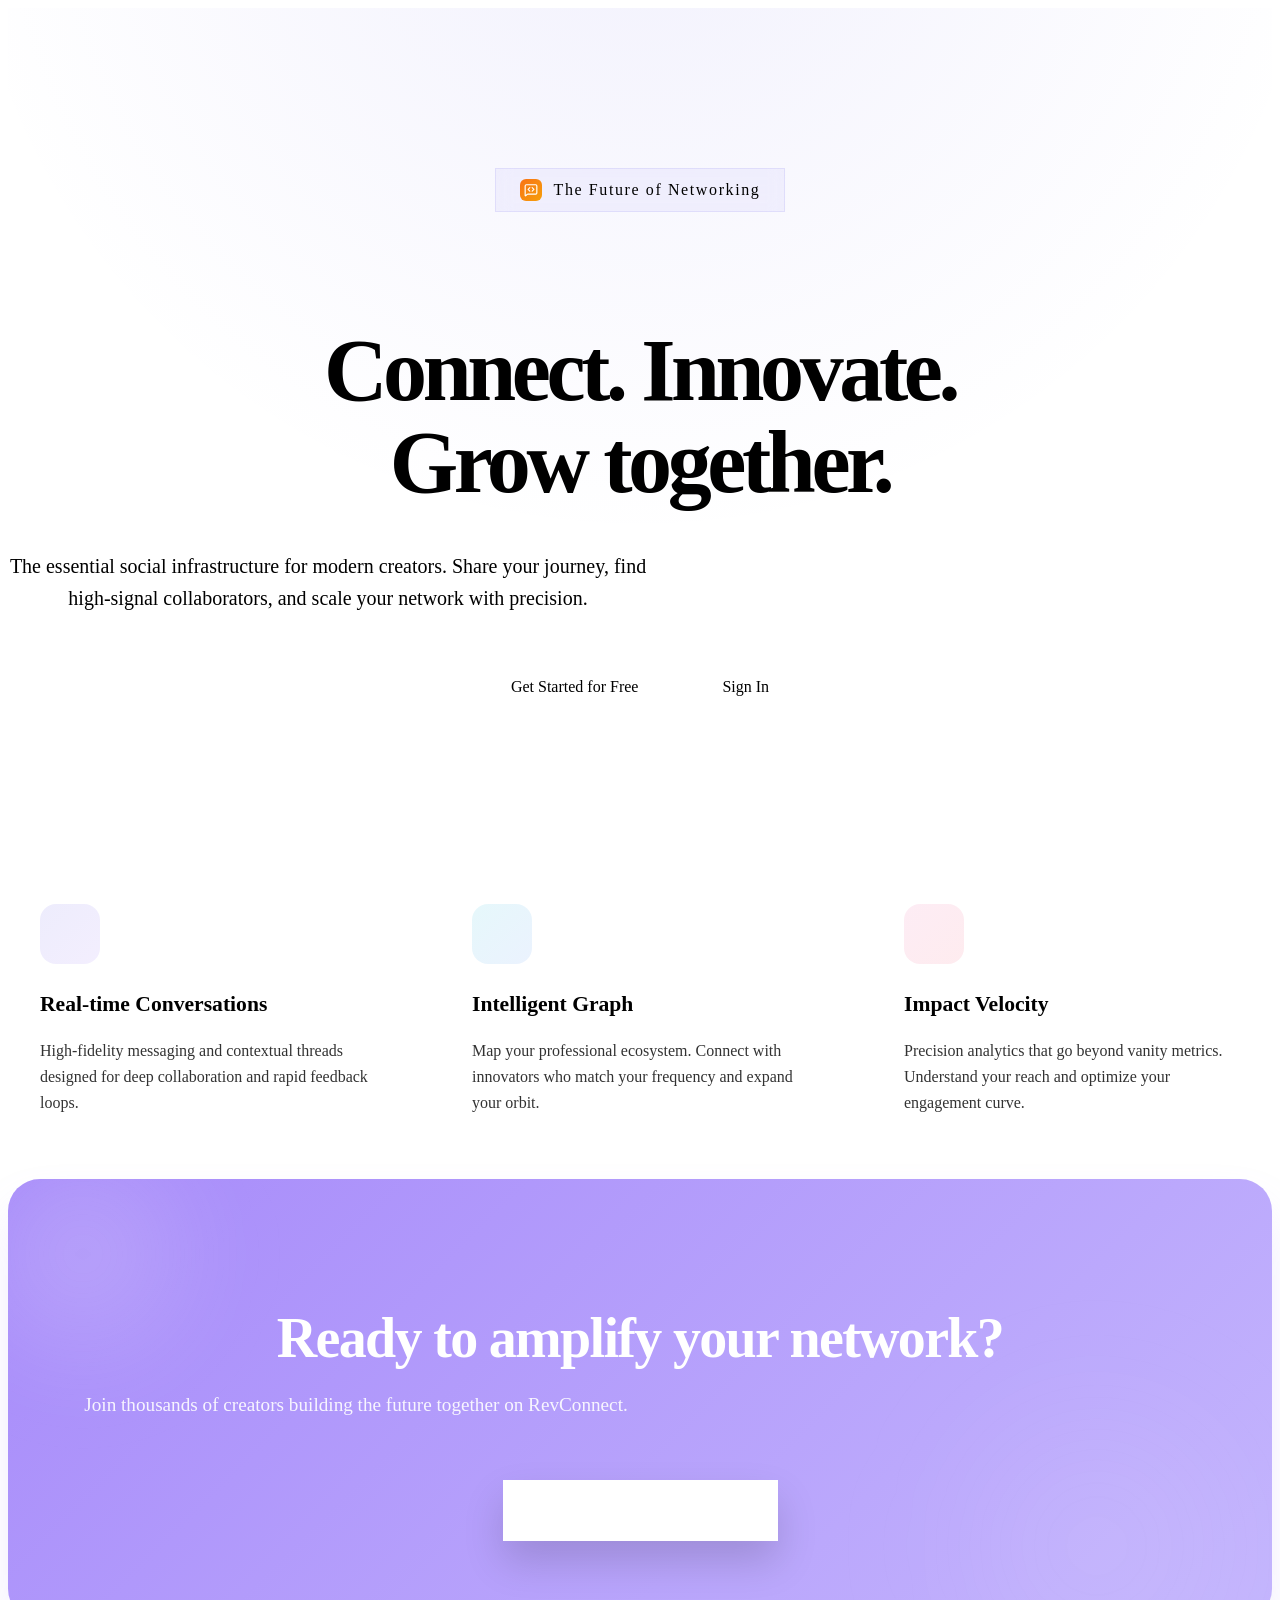
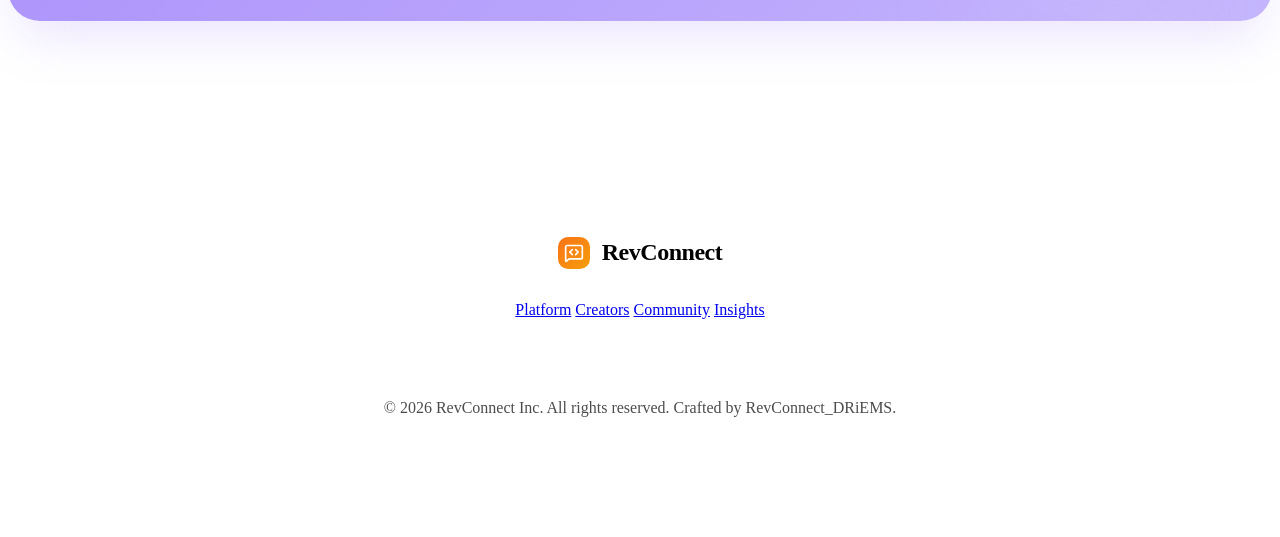
<file: P2_Revconnect/src/main/resources/templates/index.html>
<!DOCTYPE html>
<html lang="en" xmlns:th="http://www.thymeleaf.org" th:replace="~{layout :: layout(layout_content=~{::section})}">

<head>
    <title>RevConnect — The Networking Layer for Modern Creators</title>
</head>

<body>
    <section>
        <!-- Hero Section: Mesh Gradient & High Impact -->
        <div class="hero-section"
            style="padding: 160px 0 120px; text-align: center; position: relative; overflow: hidden; background: radial-gradient(circle at 50% -20%, rgba(79, 70, 229, 0.08) 0%, transparent 60%);">
            <div class="container">
                <div class="fade-in-up"
                    style="margin-bottom: 2.5rem; display: inline-flex; align-items: center; gap: 0.75rem; padding: 0.625rem 1.5rem; background: rgba(79, 70, 229, 0.05); border-radius: var(--radius-full); border: 1px solid rgba(79, 70, 229, 0.1); backdrop-filter: blur(8px);">
                    <div
                        style="background: linear-gradient(135deg, #f97316, #f59e0b); padding: 4px; border-radius: 6px; display: flex; align-items: center; justify-content: center;">
                        <svg xmlns="http://www.w3.org/2000/svg" width="14" height="14" viewBox="0 0 24 24" fill="none"
                            stroke="white" stroke-width="2" stroke-linecap="round" stroke-linejoin="round"
                            class="lucide lucide-message-square-code-icon lucide-message-square-code">
                            <path
                                d="M22 17a2 2 0 0 1-2 2H6.828a2 2 0 0 0-1.414.586l-2.202 2.202A.71.71 0 0 1 2 21.286V5a2 2 0 0 1 2-2h16a2 2 0 0 1 2 2z" />
                            <path d="m10 8-3 3 3 3" />
                            <path d="m14 14 3-3-3-3" />
                        </svg>
                    </div>
                    <span class="text-xs font-bold uppercase tracking-widest"
                        style="color: var(--primary); letter-spacing: 0.1em;">The Future of Networking</span>
                </div>

                <h1 class="fade-in-up"
                    style="font-size: clamp(3rem, 8vw, 5.5rem); font-weight: 800; line-height: 1.05; margin-bottom: 2.5rem; letter-spacing: -0.05em; color: var(--text-main);">
                    Connect. <span class="text-gradient"
                        style="background: linear-gradient(to right, var(--primary), var(--primary-alt)); -webkit-background-clip: text; background-clip: text;">Innovate.</span>
                    <br />
                    Grow together.
                </h1>

                <p class="text-lg text-secondary mx-auto fade-in-up"
                    style="max-width: 640px; margin-bottom: 4rem; font-size: 1.25rem; line-height: 1.6; opacity: 0.8;">
                    The essential social infrastructure for modern creators. Share your journey,
                    find high-signal collaborators, and scale your network with precision.
                </p>

                <div class="flex justify-center gap-5 fade-in-up">
                    <a th:href="@{/register}" class="btn btn-primary"
                        style="padding: 1rem 2.5rem; font-size: 1rem; border-radius: var(--radius-md);">
                        Get Started for Free
                        <i data-lucide="arrow-right" style="width: 18px;"></i>
                    </a>
                    <a th:href="@{/login}" class="btn btn-outline"
                        style="padding: 1rem 2.5rem; font-size: 1rem; border-radius: var(--radius-md);">
                        Sign In
                    </a>
                </div>
            </div>

            <!-- Enhanced Abstract Background Decorations -->
            <div class="hero-decoration"
                style="position: absolute; top: -10%; left: -10%; width: 600px; height: 600px; background: radial-gradient(circle, var(--primary) 0%, transparent 70%); opacity: 0.15; filter: blur(80px); z-index: -1;">
            </div>
            <div class="hero-decoration"
                style="position: absolute; bottom: -10%; right: -10%; width: 700px; height: 700px; background: radial-gradient(circle, var(--primary-alt) 0%, transparent 70%); opacity: 0.1; filter: blur(100px); z-index: -1;">
            </div>
        </div>

        <!-- Features Matrix: Sophisticated Cards -->
        <div class="container" style="padding: 40px 0 120px;">
            <div style="display: grid; grid-template-columns: repeat(auto-fit, minmax(320px, 1fr)); gap: 2rem;">
                <!-- Feature 1 -->
                <div class="card premium-card"
                    style="padding: 3rem 2rem; border-radius: var(--radius-xl); border: 1px solid var(--border-color); background: var(--bg-surface); position: relative; transition: all 0.4s cubic-bezier(0.175, 0.885, 0.32, 1.275);">
                    <div
                        style="width: 60px; height: 60px; background: linear-gradient(135deg, rgba(79, 70, 229, 0.1), rgba(139, 92, 246, 0.1)); border-radius: 16px; display: flex; align-items: center; justify-content: center; margin-bottom: 1.75rem;">
                        <i data-lucide="message-circle" style="width: 28px; color: var(--primary);"></i>
                    </div>
                    <h3 class="mb-3" style="font-size: 1.35rem; font-weight: 700;">Real-time Conversations</h3>
                    <p class="text-secondary" style="font-size: 1rem; line-height: 1.6; opacity: 0.8;">
                        High-fidelity messaging and contextual threads designed for deep collaboration and rapid
                        feedback loops.
                    </p>
                </div>

                <!-- Feature 2 -->
                <div class="card premium-card"
                    style="padding: 3rem 2rem; border-radius: var(--radius-xl); border: 1px solid var(--border-color); background: var(--bg-surface); position: relative; transition: all 0.4s cubic-bezier(0.175, 0.885, 0.32, 1.275);">
                    <div
                        style="width: 60px; height: 60px; background: linear-gradient(135deg, rgba(6, 182, 212, 0.1), rgba(59, 130, 246, 0.1)); border-radius: 16px; display: flex; align-items: center; justify-content: center; margin-bottom: 1.75rem;">
                        <i data-lucide="network" style="width: 28px; color: var(--accent);"></i>
                    </div>
                    <h3 class="mb-3" style="font-size: 1.35rem; font-weight: 700;">Intelligent Graph</h3>
                    <p class="text-secondary" style="font-size: 1rem; line-height: 1.6; opacity: 0.8;">
                        Map your professional ecosystem. Connect with innovators who match your frequency and expand
                        your orbit.
                    </p>
                </div>

                <!-- Feature 3 -->
                <div class="card premium-card"
                    style="padding: 3rem 2rem; border-radius: var(--radius-xl); border: 1px solid var(--border-color); background: var(--bg-surface); position: relative; transition: all 0.4s cubic-bezier(0.175, 0.885, 0.32, 1.275);">
                    <div
                        style="width: 60px; height: 60px; background: linear-gradient(135deg, rgba(236, 72, 153, 0.1), rgba(244, 63, 94, 0.1)); border-radius: 16px; display: flex; align-items: center; justify-content: center; margin-bottom: 1.75rem;">
                        <i data-lucide="zap" style="width: 28px; color: #EC4899;"></i>
                    </div>
                    <h3 class="mb-3" style="font-size: 1.35rem; font-weight: 700;">Impact Velocity</h3>
                    <p class="text-secondary" style="font-size: 1rem; line-height: 1.6; opacity: 0.8;">
                        Precision analytics that go beyond vanity metrics. Understand your reach and optimize your
                        engagement curve.
                    </p>
                </div>
            </div>

            <!-- Call to Action Banner: Premium Finish -->
            <div class="mt-24"
                style="background: linear-gradient(135deg, #A78BFA 0%, #C4B5FD 100%); border-radius: 32px; padding: 5rem 3rem; text-align: center; color: white; position: relative; overflow: hidden; box-shadow: 0 25px 50px -12px rgba(167, 139, 250, 0.25);">
                <div style="position: relative; z-index: 10;">
                    <h2
                        style="font-size: clamp(2rem, 5vw, 3.5rem); font-weight: 800; margin-bottom: 1.5rem; letter-spacing: -0.03em; color: white;">
                        Ready to amplify your network?</h2>
                    <p class="mx-auto"
                        style="font-size: 1.2rem; opacity: 0.9; margin-bottom: 4rem; max-width: 600px; font-weight: 400;">
                        Join thousands of creators building the future together on RevConnect.
                    </p>
                    <a th:href="@{/register}" class="btn mt-4"
                        style="background: white; color: var(--primary); font-weight: 700; padding: 1.25rem 3.5rem; border-radius: var(--radius-md); box-shadow: 0 20px 40px rgba(0,0,0,0.15); font-size: 1.125rem; display: inline-block;">
                        Get Started Instantly
                    </a>
                </div>

                <!-- Inner Decorative Orbs -->
                <div
                    style="position: absolute; top: -100px; left: -100px; width: 350px; height: 350px; background: radial-gradient(circle, rgba(255,255,255,0.2) 0%, transparent 60%); border-radius: 50%; filter: blur(40px);">
                </div>
                <div
                    style="position: absolute; bottom: -150px; right: -50px; width: 450px; height: 450px; background: radial-gradient(circle, rgba(255,255,255,0.1) 0%, transparent 60%); border-radius: 50%; filter: blur(60px);">
                </div>
            </div>
        </div>

        <!-- Footer: Clean & Professional -->
        <footer style="padding: 6rem 0; background: var(--bg-surface); border-top: 1px solid var(--border-color);">
            <div class="container">
                <div style="display: flex; flex-direction: column; align-items: center; gap: 2rem;">
                    <div style="display: flex; align-items: center; gap: 0.75rem;">
                        <div
                            style="background: linear-gradient(135deg, #f97316, #f59e0b); padding: 6px; border-radius: 10px; display: flex; align-items: center; justify-content: center;">
                            <svg xmlns="http://www.w3.org/2000/svg" width="20" height="20" viewBox="0 0 24 24"
                                fill="none" stroke="white" stroke-width="2" stroke-linecap="round"
                                stroke-linejoin="round"
                                class="lucide lucide-message-square-code-icon lucide-message-square-code">
                                <path
                                    d="M22 17a2 2 0 0 1-2 2H6.828a2 2 0 0 0-1.414.586l-2.202 2.202A.71.71 0 0 1 2 21.286V5a2 2 0 0 1 2-2h16a2 2 0 0 1 2 2z" />
                                <path d="m10 8-3 3 3 3" />
                                <path d="m14 14 3-3-3-3" />
                            </svg>
                        </div>
                        <span style="font-size: 1.5rem; font-weight: 800; letter-spacing: -0.02em;">RevConnect</span>
                    </div>

                    <div class="flex justify-center gap-10" style="flex-wrap: wrap;">
                        <a href="#"
                            class="text-sm font-medium text-muted hover:text-primary transition-colors">Platform</a>
                        <a href="#"
                            class="text-sm font-medium text-muted hover:text-primary transition-colors">Creators</a>
                        <a href="#"
                            class="text-sm font-medium text-muted hover:text-primary transition-colors">Community</a>
                        <a href="#"
                            class="text-sm font-medium text-muted hover:text-primary transition-colors">Insights</a>
                    </div>

                    <div
                        style="padding-top: 2rem; border-top: 1px solid var(--border-light); width: 100%; max-width: 600px; text-align: center;">
                        <p class="text-xs text-muted" style="opacity: 0.7;">&copy; 2026 RevConnect Inc. All rights
                            reserved. Crafted by RevConnect_DRiEMS.</p>
                    </div>
                </div>
            </div>
        </footer>

        <style>
            /* Override: Show spreading light border on home page */
            body.theme-premium::after {
                background: none !important;
                border: 2px solid rgba(196, 181, 253, 0);
                border-radius: 8px;
                animation: spreadingLightPulse 4s cubic-bezier(0.4, 0, 0.2, 1) infinite alternate;
            }

            .premium-card:hover {
                transform: translateY(-8px);
                box-shadow: 0 30px 60px -15px rgba(0, 0, 0, 0.1);
                border-color: rgba(79, 70, 229, 0.2);
            }

            .fade-in-up {
                animation: fadeInUp 0.8s cubic-bezier(0.25, 0.46, 0.45, 0.94) both;
            }

            @keyframes fadeInUp {
                from {
                    opacity: 0;
                    transform: translateY(30px);
                }

                to {
                    opacity: 1;
                    transform: translateY(0);
                }
            }

            .fade-in-up:nth-child(1) {
                animation-delay: 0.1s;
            }

            .fade-in-up:nth-child(2) {
                animation-delay: 0.2s;
            }

            .fade-in-up:nth-child(3) {
                animation-delay: 0.3s;
            }

            .fade-in-up:nth-child(4) {
                animation-delay: 0.4s;
            }
        </style>

        <script>
            // Advanced Parallax Interaction
            document.addEventListener('mousemove', (e) => {
                const elements = document.querySelectorAll('.hero-decoration');
                const { clientX, clientY } = e;
                const centerX = window.innerWidth / 2;
                const centerY = window.innerHeight / 2;

                elements.forEach((el, i) => {
                    const ratio = (i + 1) * 0.03;
                    const moveX = (clientX - centerX) * ratio;
                    const moveY = (clientY - centerY) * ratio;
                    el.style.transform = `translate(${moveX}px, ${moveY}px)`;
                });
            });
        </script>
    </section>
</body>

</html>
</file>
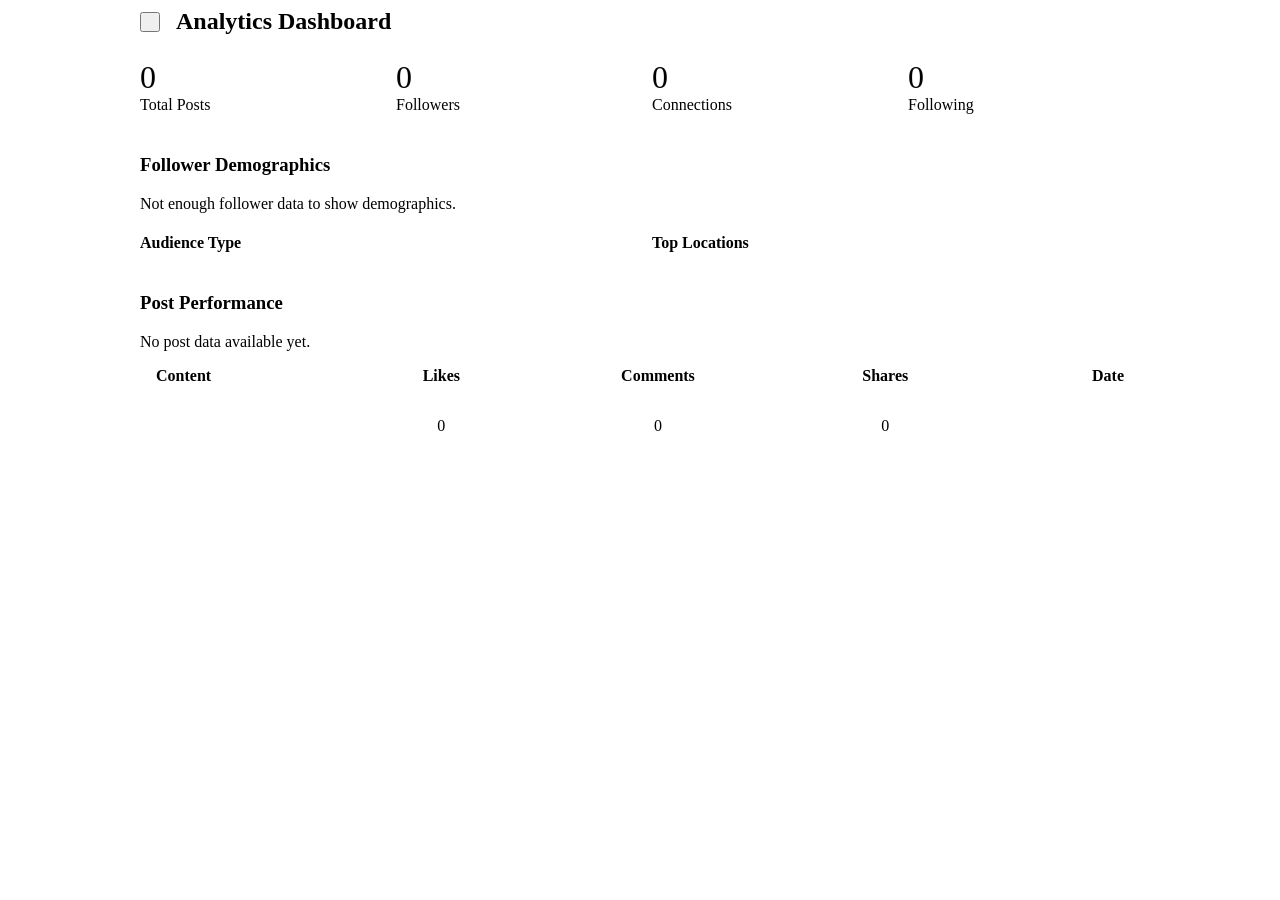
<file: P2_Revconnect/src/main/resources/templates/analytics.html>
<!DOCTYPE html>
<html lang="en" xmlns:th="http://www.thymeleaf.org" xmlns:sec="http://www.thymeleaf.org/extras/spring-security"
    th:replace="~{layout :: layout(layout_content=~{::section})}">

<head>
    <title>Analytics — RevConnect</title>
</head>

<body>
    <section>
        <div class="container main-content" style="grid-template-columns: 1fr;">
            <div style="max-width: 1000px; margin: 0 auto; width: 100%;">
                <div style="margin-bottom: 1.5rem; display: flex; align-items: center; gap: 1rem;">
                    <button onclick="history.back()" class="btn btn-ghost btn-sm" style="padding: 0.5rem;"
                        title="Go Back">
                        <i data-lucide="arrow-left" style="width: 20px;"></i>
                    </button>
                    <h1 style="font-size: 1.5rem; margin: 0;">Analytics Dashboard</h1>
                </div>
                <!-- Account Metrics Cards -->
                <div
                    style="display: grid; grid-template-columns: repeat(auto-fit, minmax(200px, 1fr)); gap: 1.5rem; margin-bottom: 2.5rem;">
                    <div class="card text-center" style="border-top: 3px solid var(--primary);">
                        <div class="stat-value text-primary" style="font-size: 2rem;"
                            th:text="${metrics['totalPosts']}">0</div>
                        <div class="stat-label">Total Posts</div>
                    </div>
                    <div class="card text-center" style="border-top: 3px solid var(--secondary);">
                        <div class="stat-value text-secondary" style="font-size: 2rem;"
                            th:text="${metrics['totalFollowers']}">0</div>
                        <div class="stat-label">Followers</div>
                    </div>
                    <div class="card text-center" style="border-top: 3px solid var(--accent);">
                        <div class="stat-value" style="font-size: 2rem; color: var(--accent);"
                            th:text="${metrics['totalConnections']}">0</div>
                        <div class="stat-label">Connections</div>
                    </div>
                    <div class="card text-center" style="border-top: 3px solid var(--info);">
                        <div class="stat-value text-info" style="font-size: 2rem;"
                            th:text="${metrics['totalFollowing']}">0</div>
                        <div class="stat-label">Following</div>
                    </div>
                </div>

                <!-- Follower Demographics (Creators & Businesses) -->
                <div th:if="${currentUser.role.name() != 'PERSONAL' and demographics != null}" class="card mb-8">
                    <h3 class="mb-4">Follower Demographics <span class="badge ml-2 text-white"
                            style="background: var(--primary);"
                            th:text="${demographics.totalFollowers} + ' Total'"></span></h3>

                    <div th:if="${demographics.totalFollowers == 0}" class="text-center py-6 text-muted">
                        Not enough follower data to show demographics.
                    </div>

                    <div th:if="${demographics.totalFollowers > 0}"
                        style="display: grid; grid-template-columns: repeat(auto-fit, minmax(280px, 1fr)); gap: 1.5rem;">
                        <!-- Role Distribution -->
                        <div>
                            <h4 class="font-bold text-sm text-secondary mb-3">Audience Type</h4>
                            <div class="flex flex-direction-column gap-2">
                                <div th:each="entry : ${demographics.roleDistribution}"
                                    class="flex items-center justify-between text-sm p-2"
                                    style="background: var(--bg-body); border-radius: 4px;">
                                    <span class="font-bold" th:text="${entry.key}"></span>
                                    <div class="flex items-center gap-2">
                                        <span th:text="${entry.value}"></span>
                                        <span class="text-xs text-muted"
                                            th:text="'(' + ${#numbers.formatDecimal((entry.value * 100.0) / demographics.totalFollowers, 1, 1)} + '%)'"></span>
                                    </div>
                                </div>
                            </div>
                        </div>

                        <!-- Top Locations -->
                        <div>
                            <h4 class="font-bold text-sm text-secondary mb-3">Top Locations</h4>
                            <div class="flex flex-direction-column gap-2">
                                <div th:each="entry : ${demographics.locationDistribution}"
                                    class="flex items-center justify-between text-sm p-2"
                                    style="background: var(--bg-body); border-radius: 4px;">
                                    <span class="font-bold" th:text="${entry.key}"></span>
                                    <div class="flex items-center gap-2">
                                        <span th:text="${entry.value}"></span>
                                        <span class="text-xs text-muted"
                                            th:text="'(' + ${#numbers.formatDecimal((entry.value * 100.0) / demographics.totalFollowers, 1, 1)} + '%)'"></span>
                                    </div>
                                </div>
                            </div>
                        </div>
                    </div>
                </div>

                <!-- Post Performance Table -->
                <div class="card">
                    <h3 class="mb-4">Post Performance</h3>
                    <div th:if="${postAnalytics.empty}" class="text-center py-8 text-muted">
                        No post data available yet.
                    </div>

                    <div style="overflow-x: auto;" th:if="${!postAnalytics.empty}">
                        <table style="width: 100%; border-collapse: collapse;">
                            <thead>
                                <tr style="border-bottom: 1px solid var(--border-color);">
                                    <th style="padding: 1rem; text-align: left;" class="widget-title">Content</th>
                                    <th style="padding: 1rem; text-align: center;" class="widget-title">Likes</th>
                                    <th style="padding: 1rem; text-align: center;" class="widget-title">Comments</th>
                                    <th style="padding: 1rem; text-align: center;" class="widget-title">Shares</th>
                                    <th style="padding: 1rem; text-align: right;" class="widget-title">Date</th>
                                </tr>
                            </thead>
                            <tbody>
                                <tr th:each="pa : ${postAnalytics}"
                                    style="border-bottom: 1px solid var(--border-color);">
                                    <td style="padding: 1rem;">
                                        <a th:href="@{'/posts/' + ${pa['postId']}}"
                                            th:text="${pa['content'].length() > 60 ? pa['content'].substring(0,60) + '...' : pa['content']}"
                                            class="font-bold hover:text-primary text-sm"></a>
                                    </td>
                                    <td style="padding: 1rem; text-align: center;" class="text-sm font-bold"
                                        th:text="${pa['likes']}">0</td>
                                    <td style="padding: 1rem; text-align: center;" class="text-sm font-bold"
                                        th:text="${pa['comments']}">0</td>
                                    <td style="padding: 1rem; text-align: center;" class="text-sm font-bold"
                                        th:text="${pa['shares']}">0</td>
                                    <td style="padding: 1rem; text-align: right;" class="text-xs text-muted"
                                        th:text="${#temporals.format(pa['createdAt'],'dd MMM yyyy')}"></td>
                                </tr>
                            </tbody>
                        </table>
                    </div>
                </div>
            </div>
        </div>
    </section>
</body>

</html>
</file>
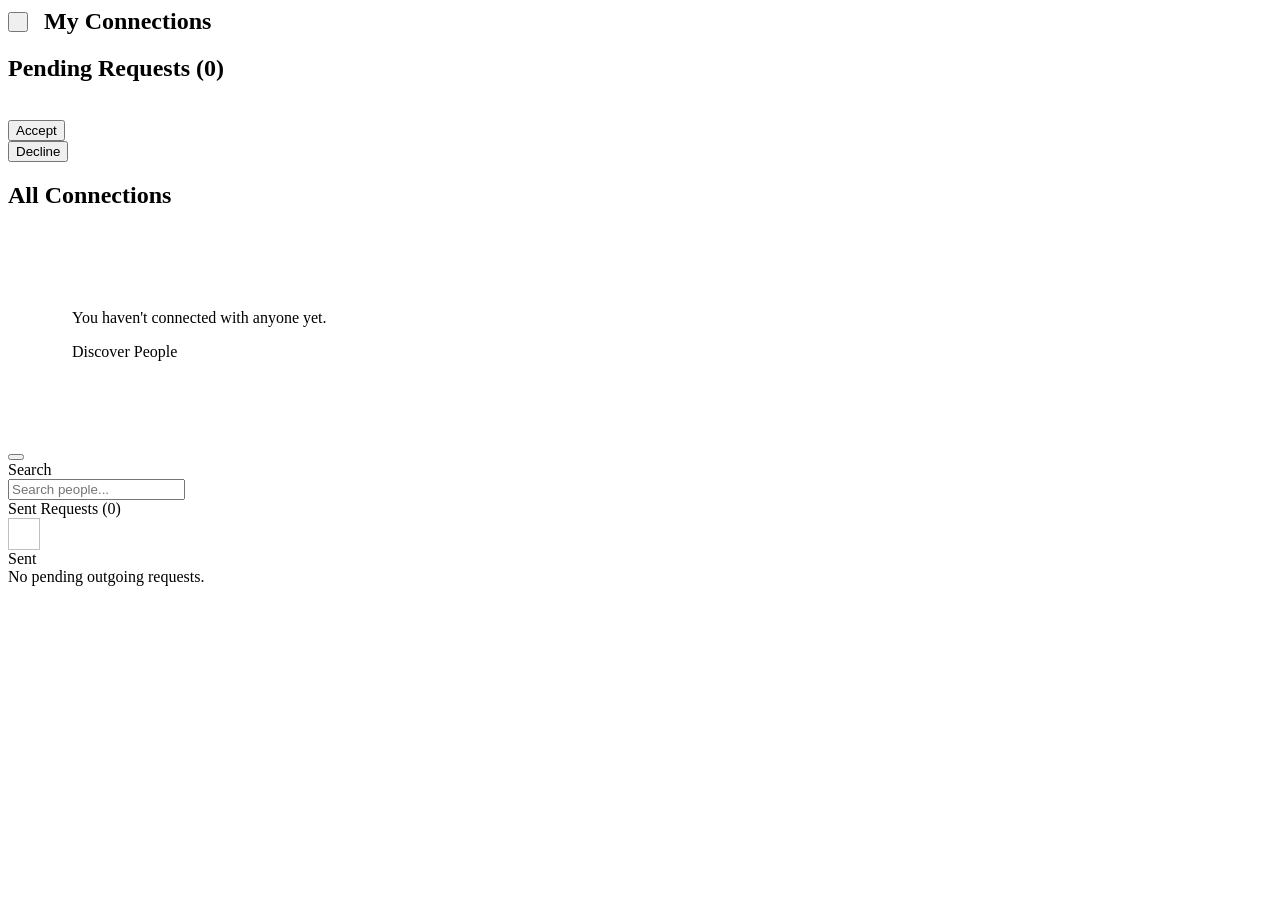
<file: P2_Revconnect/src/main/resources/templates/connections.html>
<!DOCTYPE html>
<html lang="en" xmlns:th="http://www.thymeleaf.org" xmlns:sec="http://www.thymeleaf.org/extras/spring-security"
      th:replace="~{layout :: layout(layout_content=~{::section})}">

<head>
    <title>Connections — RevConnect</title>
</head>

<body>
<section>
    <div class="container main-content">
        <div style="grid-column: 1 / 3;">
            <div class="flex items-center justify-between mb-6">
                <div style="display: flex; align-items: center; gap: 1rem;">
                    <button onclick="history.back()" class="btn btn-ghost btn-sm" style="padding: 0.5rem;"
                            title="Go Back">
                        <i data-lucide="arrow-left" style="width: 20px;"></i>
                    </button>
                    <h1 style="font-size: 1.5rem; margin: 0;">My Connections</h1>
                </div>
                <div class="flex gap-2">
                    <span class="badge" th:text="${connections.size()} + ' total'"></span>
                </div>
            </div>

            <!-- Pending Requests Received -->
            <div th:if="${pendingReceived != null and !pendingReceived.empty}" class="mb-8">
                <h2 class="widget-title mb-4">Pending Requests (<span th:text="${pendingReceived.size()}">0</span>)
                </h2>
                <div th:each="conn : ${pendingReceived}" class="card flex items-center gap-4 mb-2">
                    <div class="avatar">
                        <img th:if="${conn.sender.profilePicture != null && !conn.sender.profilePicture.isEmpty()}"
                             th:src="@{${conn.sender.profilePicture}}"
                             style="width: 100%; height: 100%; object-fit: cover; border-radius: 50%;" />
                        <span th:if="${conn.sender.profilePicture == null || conn.sender.profilePicture.isEmpty()}"
                              th:text="${conn.sender.username.substring(0,1).toUpperCase()}"></span>
                    </div>
                    <div style="flex: 1;">
                        <a th:href="@{'/profile/' + ${conn.sender.username}}" class="font-bold hover:text-primary"
                           th:text="${conn.sender.fullName ?: conn.sender.username}"></a>
                        <div class="text-xs text-secondary" th:text="'@' + ${conn.sender.username}"></div>
                    </div>
                    <div class="flex gap-2">
                        <!-- Accept -->
                        <form th:action="@{'/connections/' + ${conn.id} + '/accept'}" method="post">
                            <button type="submit" class="btn btn-primary btn-sm">Accept</button>
                        </form>
                        <!-- Decline -->
                        <form th:action="@{'/connections/' + ${conn.id} + '/reject'}" method="post">
                            <button type="submit" class="btn btn-outline btn-sm">Decline</button>
                        </form>
                    </div>
                </div>
            </div>

            <!-- All Connections -->
            <h2 class="widget-title mb-4">All Connections</h2>

            <div th:if="${connections.empty}" class="card text-center" style="padding: 4rem;">
                <i data-lucide="users"
                   style="width: 48px; height: 48px; margin: 0 auto 1rem; color: var(--text-muted);"></i>
                <p class="text-secondary mb-4">You haven't connected with anyone yet.</p>
                <a th:href="@{/profile/search(q='')}" class="btn btn-primary btn-sm">Discover People</a>
            </div>

            <div style="display: grid; grid-template-columns: repeat(auto-fill, minmax(300px, 1fr)); gap: 1rem;">
                <div th:each="user : ${connections}" class="card flex items-center gap-4">
                    <div class="avatar">
                        <img th:if="${user.profilePicture != null && !user.profilePicture.isEmpty()}"
                             th:src="@{${user.profilePicture}}"
                             style="width: 100%; height: 100%; object-fit: cover; border-radius: 50%;" />
                        <span th:if="${user.profilePicture == null || user.profilePicture.isEmpty()}"
                              th:text="${user.username.substring(0,1).toUpperCase()}"></span>
                    </div>
                    <div style="flex: 1;">
                        <a th:href="@{'/profile/' + ${user.username}}" class="font-bold hover:text-primary"
                           th:text="${user.fullName ?: user.username}"></a>
                        <div class="text-xs text-secondary" th:text="'@' + ${user.username}"></div>
                    </div>
                    <div class="flex gap-2">
                        <a th:href="@{'/profile/' + ${user.username}}" class="btn btn-ghost btn-sm">
                            <i data-lucide="chevron-right" style="width: 18px;"></i>
                        </a>
                        <!-- Remove connection -->
                        <form th:action="@{'/connections/remove/' + ${user.id}}" method="post"
                              onsubmit="return confirm('Remove this connection?');">
                            <button type="submit" class="btn btn-ghost btn-sm" style="color: var(--danger);">
                                <i data-lucide="user-x" style="width: 18px;"></i>
                            </button>
                        </form>
                    </div>
                </div>
            </div>
        </div>

        <!-- Sidebar -->
        <aside class="sidebar-right">
            <div class="card mb-4">
                <div class="widget-title">Search</div>
                <form th:action="@{/profile/search}" method="get">
                    <input type="text" name="q" class="form-control" placeholder="Search people..." />
                </form>
            </div>

            <div class="card">
                <div class="widget-title">Sent Requests (<span th:text="${pendingSent.size()}">0</span>)</div>
                <div th:each="conn : ${pendingSent}" class="flex items-center gap-3 mb-3 pb-3"
                     style="border-bottom: 1px solid var(--border-color);">
                    <div class="avatar" style="width: 32px; height: 32px; font-size: 0.75rem; overflow: hidden;">
                        <img th:if="${conn.receiver.profilePicture != null && !conn.receiver.profilePicture.isEmpty()}"
                             th:src="@{${conn.receiver.profilePicture}}"
                             style="width: 100%; height: 100%; object-fit: cover;" alt="" />
                        <span
                                th:if="${conn.receiver.profilePicture == null || conn.receiver.profilePicture.isEmpty()}"
                                th:text="${conn.receiver.username.substring(0,1).toUpperCase()}"></span>
                    </div>
                    <div style="flex: 1;">
                        <div class="text-sm font-bold"
                             th:text="${conn.receiver.fullName ?: conn.receiver.username}"></div>
                        <div class="text-xs text-muted">Sent</div>
                    </div>
                </div>
                <div th:if="${pendingSent.empty}" class="text-xs text-muted">
                    No pending outgoing requests.
                </div>
            </div>
        </aside>
    </div>
</section>
</body>

</html>
</file>
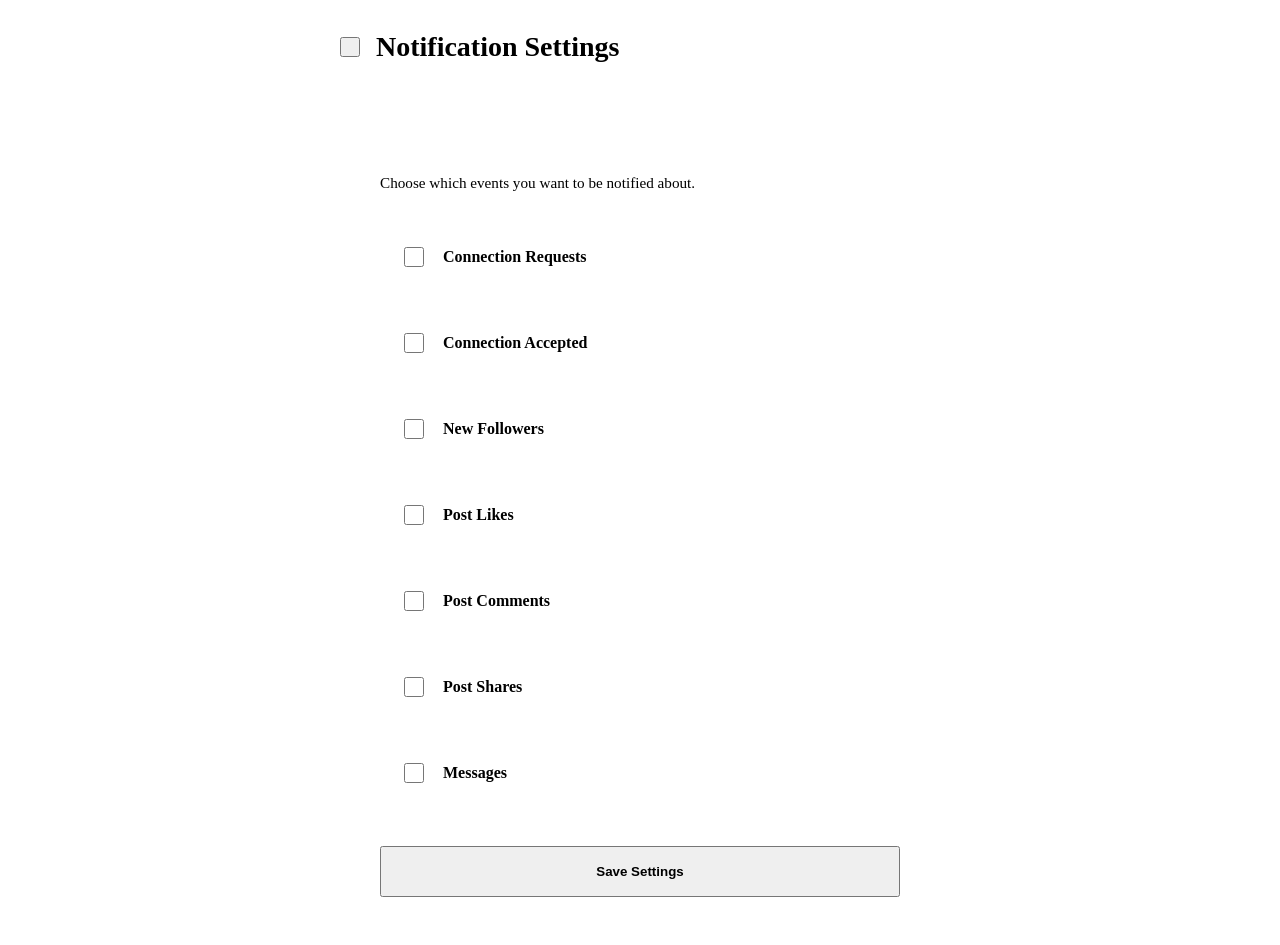
<file: P2_Revconnect/src/main/resources/templates/notification-preferences.html>
<!DOCTYPE html>
<html lang="en" xmlns:th="http://www.thymeleaf.org" th:replace="~{layout :: layout(layout_content=~{::section})}">

<head>
    <title>Notification Settings — RevConnect</title>
</head>

<body>
    <section>
        <div class="container main-content" style="grid-template-columns: 1fr;">
            <div style="max-width: 600px; margin: 0 auto; width: 100%;">
                <div style="margin-bottom: 2rem; display: flex; align-items: center; gap: 1rem;">
                    <button onclick="history.back()" class="btn btn-ghost btn-sm" style="padding: 0.5rem;"
                        title="Go Back">
                        <i data-lucide="arrow-left" style="width: 20px;"></i>
                    </button>
                    <h1 style="font-size: 1.75rem;">Notification Settings</h1>
                </div>

                <div class="alert alert-success" th:if="${successMessage}" th:text="${successMessage}"
                    style="margin-bottom: 1.5rem; border-radius: 1rem; border-left: 4px solid #10b981;"></div>

                <div class="card" style="padding: 2.5rem;">
                    <p style="color: var(--text-secondary); margin-bottom: 2rem; font-size: 0.95rem;">
                        Choose which events you want to be notified about.
                    </p>

                    <form th:action="@{/notifications/preferences}" method="post" th:object="${prefsDTO}">
                        <input type="hidden" th:name="${_csrf.parameterName}" th:value="${_csrf.token}" />

                        <div style="display: flex; flex-direction: column; gap: 1.25rem;">
                            <div class="checkbox-group"
                                style="padding: 1.25rem; background: var(--bg-soft); border-radius: 0.75rem; border: 1px solid var(--border-color); display: flex; align-items: center; gap: 1rem;">
                                <input type="checkbox" id="cr" th:field="*{connectionRequests}"
                                    style="width: 20px; height: 20px; cursor: pointer;" />
                                <label for="cr" style="font-weight: 600; cursor: pointer; flex: 1;">Connection
                                    Requests</label>
                            </div>

                            <div class="checkbox-group"
                                style="padding: 1.25rem; background: var(--bg-soft); border-radius: 0.75rem; border: 1px solid var(--border-color); display: flex; align-items: center; gap: 1rem;">
                                <input type="checkbox" id="ca" th:field="*{connectionAccepted}"
                                    style="width: 20px; height: 20px; cursor: pointer;" />
                                <label for="ca" style="font-weight: 600; cursor: pointer; flex: 1;">Connection
                                    Accepted</label>
                            </div>

                            <div class="checkbox-group"
                                style="padding: 1.25rem; background: var(--bg-soft); border-radius: 0.75rem; border: 1px solid var(--border-color); display: flex; align-items: center; gap: 1rem;">
                                <input type="checkbox" id="nf" th:field="*{newFollowers}"
                                    style="width: 20px; height: 20px; cursor: pointer;" />
                                <label for="nf" style="font-weight: 600; cursor: pointer; flex: 1;">New
                                    Followers</label>
                            </div>

                            <div class="checkbox-group"
                                style="padding: 1.25rem; background: var(--bg-soft); border-radius: 0.75rem; border: 1px solid var(--border-color); display: flex; align-items: center; gap: 1rem;">
                                <input type="checkbox" id="pl" th:field="*{postLikes}"
                                    style="width: 20px; height: 20px; cursor: pointer;" />
                                <label for="pl" style="font-weight: 600; cursor: pointer; flex: 1;">Post Likes</label>
                            </div>

                            <div class="checkbox-group"
                                style="padding: 1.25rem; background: var(--bg-soft); border-radius: 0.75rem; border: 1px solid var(--border-color); display: flex; align-items: center; gap: 1rem;">
                                <input type="checkbox" id="pc" th:field="*{postComments}"
                                    style="width: 20px; height: 20px; cursor: pointer;" />
                                <label for="pc" style="font-weight: 600; cursor: pointer; flex: 1;">Post
                                    Comments</label>
                            </div>

                            <div class="checkbox-group"
                                style="padding: 1.25rem; background: var(--bg-soft); border-radius: 0.75rem; border: 1px solid var(--border-color); display: flex; align-items: center; gap: 1rem;">
                                <input type="checkbox" id="ps" th:field="*{postShares}"
                                    style="width: 20px; height: 20px; cursor: pointer;" />
                                <label for="ps" style="font-weight: 600; cursor: pointer; flex: 1;">Post Shares</label>
                            </div>

                            <div class="checkbox-group"
                                style="padding: 1.25rem; background: var(--bg-soft); border-radius: 0.75rem; border: 1px solid var(--border-color); display: flex; align-items: center; gap: 1rem;">
                                <input type="checkbox" id="msg" th:field="*{messages}"
                                    style="width: 20px; height: 20px; cursor: pointer;" />
                                <label for="msg" style="font-weight: 600; cursor: pointer; flex: 1;">Messages</label>
                            </div>
                        </div>

                        <div style="margin-top: 2.5rem;">
                            <button type="submit" class="btn btn-primary"
                                style="width: 100%; padding: 1rem; font-weight: 700;">Save Settings</button>
                        </div>
                    </form>
                </div>
            </div>
        </div>
    </section>
</body>

</html>
</file>
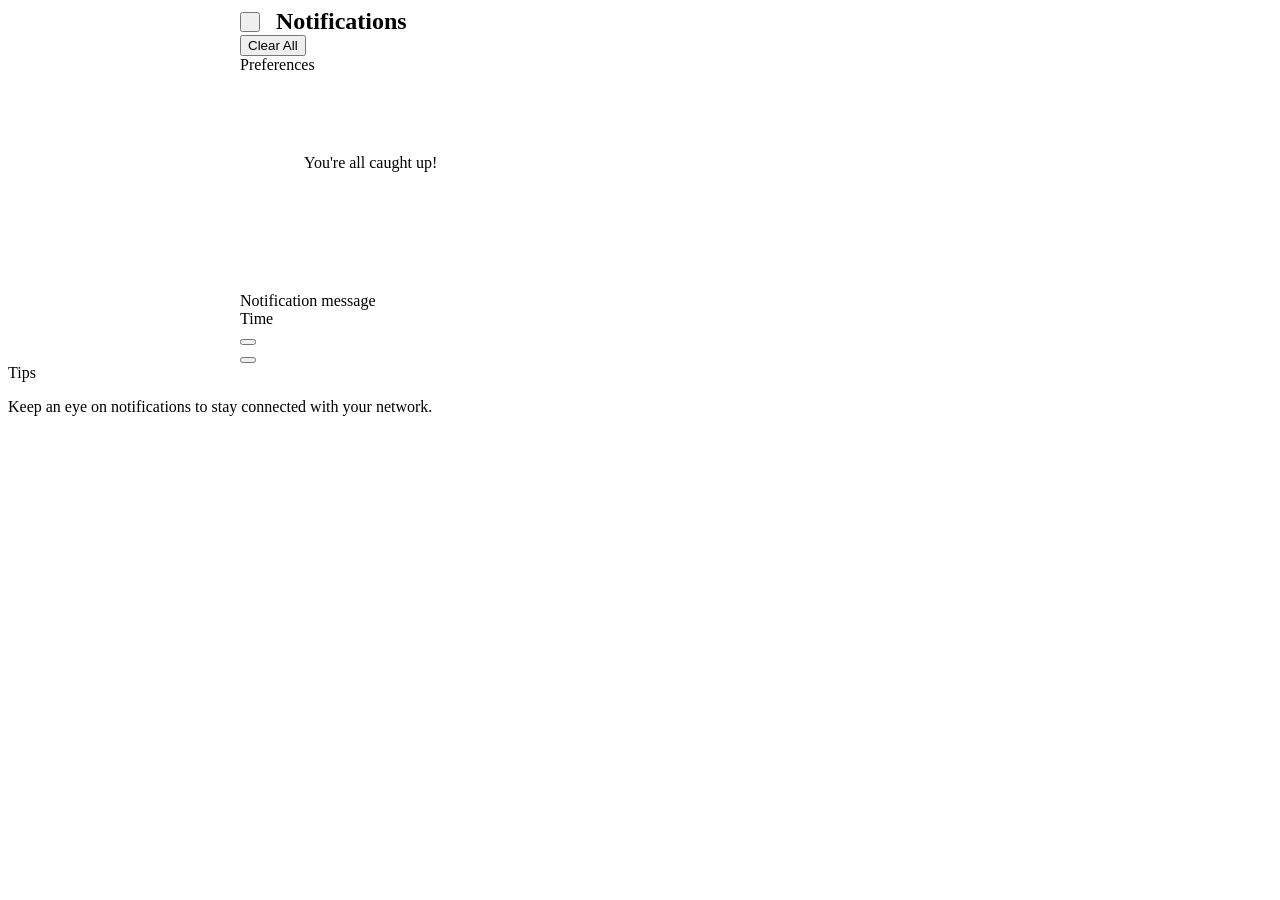
<file: P2_Revconnect/src/main/resources/templates/notifications.html>
<!DOCTYPE html>
<html lang="en" xmlns:th="http://www.thymeleaf.org" xmlns:sec="http://www.thymeleaf.org/extras/spring-security"
    th:replace="~{layout :: layout(layout_content=~{::section})}">

<head>
    <title>Notifications — RevConnect</title>
</head>

<body>
    <section>
        <div class="container main-content">
            <div style="grid-column: 1 / 3; max-width: 800px; margin: 0 auto; width: 100%;">
                <div class="flex items-center justify-between mb-6">
                    <div style="display: flex; align-items: center; gap: 1rem;">
                        <button onclick="history.back()" class="btn btn-ghost btn-sm" style="padding: 0.5rem;"
                            title="Go Back">
                            <i data-lucide="arrow-left" style="width: 20px;"></i>
                        </button>
                        <h1 style="font-size: 1.5rem; margin: 0;">Notifications</h1>
                    </div>
                    <div class="flex gap-2">
                        <form th:if="${!notifications.empty}" th:action="@{/notifications/clear}" method="post">
                            <input type="hidden" th:name="${_csrf.parameterName}" th:value="${_csrf.token}" />
                            <button type="submit" class="btn btn-ghost btn-sm" style="color: var(--danger);">
                                <i data-lucide="trash-2" style="width: 16px;"></i>
                                <span>Clear All</span>
                            </button>
                        </form>
                        <a th:href="@{/notifications/preferences}" class="btn btn-ghost btn-sm">
                            <i data-lucide="settings" style="width: 16px;"></i>
                            <span>Preferences</span>
                        </a>
                    </div>
                </div>

                <div th:if="${notifications.empty}" class="card text-center" style="padding: 4rem;">
                    <i data-lucide="bell-off"
                        style="width: 48px; height: 48px; margin: 0 auto 1rem; color: var(--text-muted);"></i>
                    <p class="text-secondary">You're all caught up!</p>
                </div>

                <div th:each="n : ${notifications}" class="card mb-2 flex items-center gap-4"
                    th:styleappend="${!n.read ? 'border-left: 3px solid var(--primary); background: var(--bg-soft);' : ''}">

                    <div
                        style="width: 40px; height: 40px; border-radius: var(--radius-md); background: var(--bg-surface); border: 1px solid var(--border-color); display: flex; align-items: center; justify-content: center; color: var(--primary);">
                        <span th:switch="${n.type.name()}">
                            <i th:case="'CONNECTION_REQUEST'" data-lucide="user-plus" style="width: 20px;"></i>
                            <i th:case="'CONNECTION_ACCEPTED'" data-lucide="check-circle-2" style="width: 20px;"></i>
                            <i th:case="'NEW_FOLLOWER'" data-lucide="user" style="width: 20px;"></i>
                            <i th:case="'POST_LIKED'" data-lucide="heart" style="width: 20px;"></i>
                            <i th:case="'POST_COMMENTED'" data-lucide="message-circle" style="width: 20px;"></i>
                            <i th:case="'POST_SHARED'" data-lucide="repeat" style="width: 20px;"></i>
                            <i th:case="*" data-lucide="bell" style="width: 20px;"></i>
                        </span>
                    </div>

                    <div style="flex: 1;">
                        <div class="text-sm font-bold" th:text="${n.message}">Notification message</div>
                        <div class="text-xs text-muted mt-1"
                            th:text="${#temporals.format(n.createdAt,'dd MMM, HH:mm')}">Time</div>
                    </div>

                    <div class="flex gap-2">
                        <div th:if="${n.referenceId != null}">
                            <a th:href="@{'/posts/' + ${n.referenceId}}" class="btn btn-ghost btn-sm"
                                title="View Reference">
                                <i data-lucide="external-link" style="width: 16px;"></i>
                            </a>
                        </div>
                        <form th:if="${!n.read}" th:action="@{'/notifications/read/' + ${n.id}}" method="post">
                            <input type="hidden" th:name="${_csrf.parameterName}" th:value="${_csrf.token}" />
                            <button type="submit" class="btn btn-ghost btn-sm" title="Mark as Read">
                                <i data-lucide="check" style="width: 16px;"></i>
                            </button>
                        </form>
                        <form th:action="@{'/notifications/delete/' + ${n.id}}" method="post">
                            <input type="hidden" th:name="${_csrf.parameterName}" th:value="${_csrf.token}" />
                            <button type="submit" class="btn btn-ghost btn-sm" style="color: var(--danger);"
                                title="Delete">
                                <i data-lucide="trash" style="width: 16px;"></i>
                            </button>
                        </form>
                    </div>
                </div>
            </div>

            <aside class="sidebar-right">
                <div class="card">
                    <div class="widget-title">Tips</div>
                    <p class="text-xs text-secondary">Keep an eye on notifications to stay connected with your network.
                    </p>
                </div>
            </aside>
        </div>
    </section>
</body>

</html>
</file>
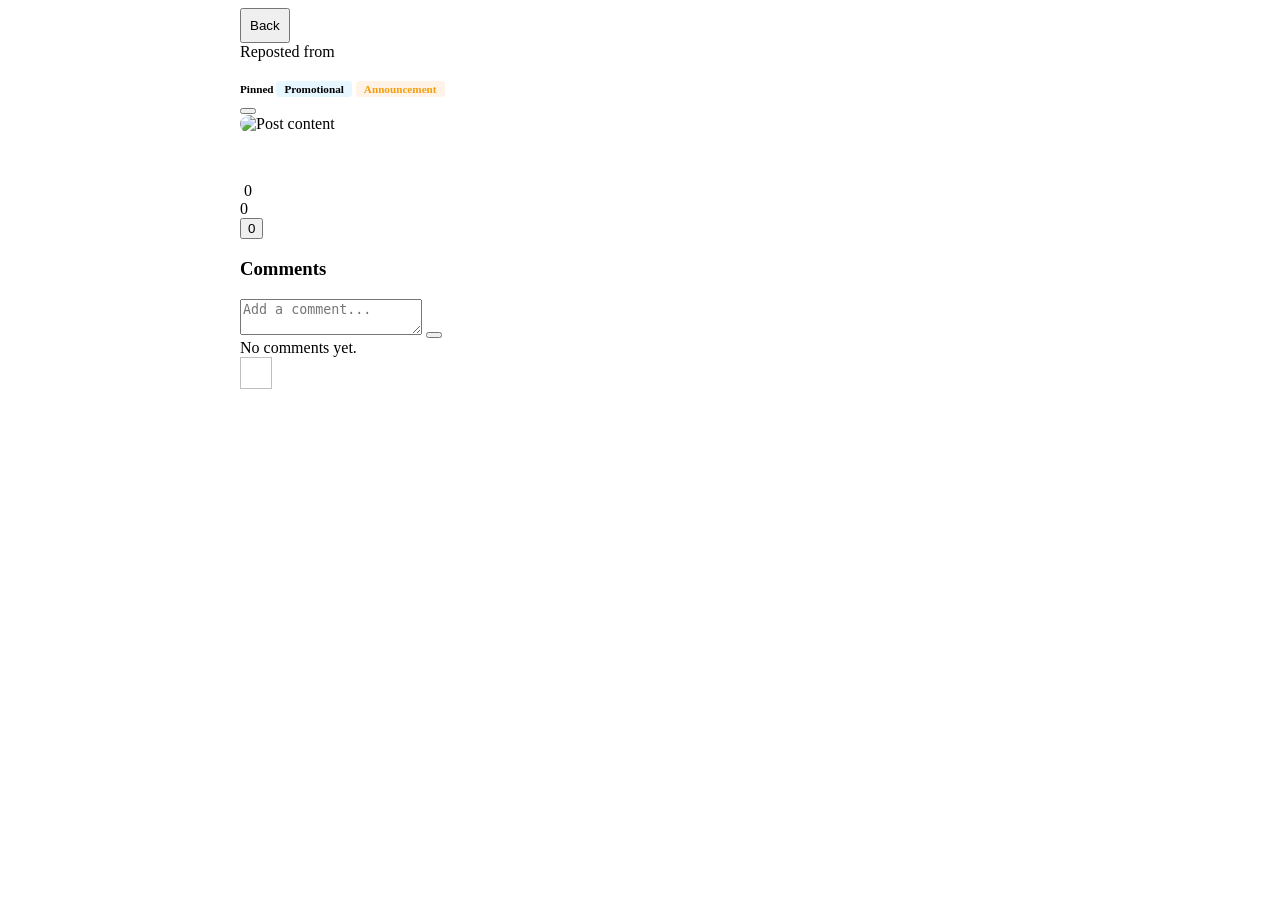
<file: P2_Revconnect/src/main/resources/templates/post-detail.html>
<!DOCTYPE html>
<html lang="en" xmlns:th="http://www.thymeleaf.org" xmlns:sec="http://www.thymeleaf.org/extras/spring-security"
    th:replace="~{layout :: layout(layout_content=~{::section})}">

<head>
    <title>Post Details — RevConnect</title>
</head>

<body>
    <section>
        <div class="container main-content" style="grid-template-columns: 1fr;">
            <div style="max-width: 800px; margin: 0 auto; width: 100%;">
                <button onclick="history.back()" class="btn btn-ghost btn-sm mb-4" style="padding: 0.5rem;"
                    title="Go Back">
                    <i data-lucide="arrow-left" style="width: 18px;"></i>
                    <span>Back</span>
                </button>

                <!-- Main Post -->
                <div class="card mb-6 post">
                    <div th:if="${post.postType.name() == 'REPOST'}"
                        class="text-xs text-primary mb-3 flex items-center gap-1">
                        <i data-lucide="repeat" style="width: 14px;"></i>
                        <span>Reposted from <a th:href="@{'/profile/' + ${post.originalPost?.author?.username}}"
                                th:text="'@' + ${post.originalPost?.author?.username}" class="font-bold"></a></span>
                    </div>

                    <div class="post-header">
                        <div class="avatar" style="overflow: hidden;">
                            <img th:if="${post.author.profilePicture != null && !post.author.profilePicture.isEmpty()}"
                                th:src="@{${post.author.profilePicture}}"
                                style="width: 100%; height: 100%; object-fit: cover;" alt="" />
                            <span th:if="${post.author.profilePicture == null || post.author.profilePicture.isEmpty()}"
                                th:text="${post.author.username.substring(0,1).toUpperCase()}"
                                style="width: 100%; height: 100%; display: flex; align-items: center; justify-content: center; background: var(--primary-gradient); color: white;"></span>
                        </div>
                        <div class="post-author">
                            <a th:href="@{'/profile/' + ${post.author.username}}"
                                class="author-name hover:text-primary">
                                <span th:text="${post.author.fullName ?: post.author.username}"></span>
                                <span th:if="${post.author.role.name() != 'PERSONAL'}" class="badge ml-2"
                                    th:text="${post.author.role}"></span>
                            </a>
                            <span class="post-time"
                                th:text="${#temporals.format(post.createdAt,'dd MMM yyyy, HH:mm')}"></span>
                            <span th:if="${post.pinned}"
                                style="color: var(--primary); font-size: 0.7rem; font-weight: 600;"
                                class="flex items-center gap-1">
                                <i data-lucide="pin" style="width: 13px;"></i> Pinned
                            </span>
                            <span th:if="${post.postType.name() == 'PROMOTIONAL'}"
                                style="background: rgba(56,189,248,0.12); color: var(--info); padding: 0.15rem 0.5rem; border-radius: 4px; font-size: 0.7rem; font-weight: 600;">Promotional</span>
                            <span th:if="${post.postType.name() == 'ANNOUNCEMENT'}"
                                style="background: rgba(251,146,60,0.12); color: #f59e0b; padding: 0.15rem 0.5rem; border-radius: 4px; font-size: 0.7rem; font-weight: 600;">Announcement</span>
                        </div>
                        <div th:if="${post.author.id == currentUser.id}" style="margin-left: auto;" class="flex gap-2">
                            <a th:href="@{'/posts/' + ${post.id} + '/edit'}" class="btn btn-ghost btn-sm">
                                <i data-lucide="edit-2" style="width: 16px;"></i>
                            </a>
                            <form th:action="@{'/posts/' + ${post.id} + '/delete'}" method="post">
                                <input type="hidden" th:name="${_csrf.parameterName}" th:value="${_csrf.token}" />
                                <button type="submit" class="btn btn-ghost btn-sm" style="color: var(--danger);">
                                    <i data-lucide="trash-2" style="width: 16px;"></i>
                                </button>
                            </form>
                        </div>
                    </div>

                    <div class="post-content mt-4" style="font-size: 1.25rem;" th:text="${post.content}"></div>

                    <!-- Post Image Display -->
                    <div th:if="${post.imageUrl != null}" class="post-image mt-4"
                        style="border-radius: 12px; overflow: hidden; border: 1px solid var(--border-color);">
                        <img th:src="@{${post.imageUrl}}" style="width: 100%; max-height: 600px; object-fit: cover;"
                            alt="Post content" />
                    </div>

                    <!-- Hashtags — clickable -->
                    <div class="flex gap-2 mt-4" th:if="${post.hashtags != null and !#strings.isEmpty(post.hashtags)}">
                        <a th:each="tag : ${#strings.arraySplit(post.hashtags,',')}"
                            th:href="@{/posts/search(hashtag=${#strings.trim(tag).replace('#','')})}"
                            class="text-sm font-bold" style="color: var(--primary); text-decoration: none;"
                            th:text="${#strings.trim(tag).startsWith('#') ? #strings.trim(tag) : '#' + #strings.trim(tag)}"></a>
                    </div>

                    <!-- Tagged Products -->
                    <div th:if="${not #lists.isEmpty(post.taggedProducts)}" class="mt-3 flex gap-2 flex-wrap"
                        style="padding-top: 0.5rem; border-top: 1px dashed var(--border-light);">
                        <a th:each="tp : ${post.taggedProducts}"
                            th:href="${tp.product.externalUrl != null && !tp.product.externalUrl.isEmpty() ? tp.product.externalUrl : '#'}"
                            target="_blank" class="text-xs font-bold"
                            style="display: inline-flex; align-items: center; gap: 4px; padding: 0.25rem 0.6rem; background: var(--bg-body); border: 1px solid var(--border-color); border-radius: 20px; text-decoration: none; color: var(--text-main);">
                            <i data-lucide="shopping-bag" style="width: 12px; color: var(--primary);"></i>
                            <span th:text="${tp.product.name}"></span>
                        </a>
                    </div>

                    <div th:if="${post.ctaLabel != null && !post.ctaLabel.isEmpty() && post.ctaUrl != null && !post.ctaUrl.isEmpty()}"
                        class="mt-4">
                        <a th:href="${post.ctaUrl}" th:text="${post.ctaLabel}"
                            style="display: inline-flex; align-items: center; gap: 0.5rem; padding: 0.6rem 1.5rem; background: var(--primary-gradient); color: white; border-radius: 8px; font-size: 0.9rem; font-weight: 600; text-decoration: none; box-shadow: var(--shadow-sm);"
                            target="_blank" rel="noopener"></a>
                    </div>

                    <div class="post-actions mt-6">
                        <div style="display: inline-block;">
                            <!-- The like button -->
                            <button type="button" class="action-item like-btn"
                                th:classappend="${isLiked ? 'text-primary' : ''}" th:attr="data-post-id=${post.id}"
                                style="background: none; border: none; cursor: pointer; padding: 0;">
                                <i data-lucide="heart" th:style="${isLiked ? 'fill: var(--primary)' : ''}"></i>
                            </button>
                            <span th:onclick="'openModal(\'' + @{'/feed/post/' + ${post.id} + '/likes'} + '\')'"
                                style="cursor: pointer;" th:text="${likeCount}">0</span>
                        </div>
                        <div class="action-item">
                            <i data-lucide="message-circle"></i>
                            <span th:text="${comments.size()}">0</span>
                        </div>
                        <button type="button" class="action-item" th:if="${post.postType.name() != 'REPOST'}"
                            style="margin-left: auto;" th:onclick="'openShareModal(' + ${post.id} + ')'">
                            <i data-lucide="share-2" class="icon-mint"></i>
                            <span th:text="${post.shares.size()}">0</span>
                        </button>
                    </div>
                </div>

                <!-- Comments Section -->
                <div class="card">
                    <h3 class="mb-4">Comments</h3>

                    <form th:action="@{'/posts/' + ${post.id} + '/comment'}" method="post" class="mb-8">
                        <input type="hidden" th:name="${_csrf.parameterName}" th:value="${_csrf.token}" />
                        <div class="flex gap-3">
                            <textarea name="content" class="form-control" rows="2" placeholder="Add a comment..."
                                required></textarea>
                            <button type="submit" class="btn btn-primary" style="align-self: flex-end;">
                                <i data-lucide="send" style="width: 18px;"></i>
                            </button>
                        </div>
                    </form>

                    <div th:if="${comments.empty}" class="text-center py-8 text-muted">
                        No comments yet.
                    </div>

                    <div th:each="comment : ${comments}" class="flex gap-3 mb-6 pb-6"
                        style="border-bottom: 1px solid var(--border-color);">
                        <div class="avatar" style="width: 32px; height: 32px; font-size: 0.75rem; overflow: hidden;">
                            <img th:if="${comment.author.profilePicture != null && !comment.author.profilePicture.isEmpty()}"
                                th:src="@{${comment.author.profilePicture}}"
                                style="width: 100%; height: 100%; object-fit: cover;" alt="" />
                            <span
                                th:if="${comment.author.profilePicture == null || comment.author.profilePicture.isEmpty()}"
                                th:text="${comment.author.username.substring(0,1).toUpperCase()}"></span>
                        </div>
                        <div style="flex: 1;">
                            <div class="flex items-center justify-between">
                                <a th:href="@{'/profile/' + ${comment.author.username}}" class="text-sm font-bold"
                                    th:text="${comment.author.fullName ?: comment.author.username}"></a>
                                <div class="flex items-center gap-2">
                                    <span class="text-xs text-muted"
                                        th:text="${#temporals.format(comment.createdAt,'dd MMM, HH:mm')}"></span>
                                    <form
                                        th:if="${comment.author.id == currentUser.id or post.author.id == currentUser.id}"
                                        th:action="@{'/posts/comments/' + ${comment.id} + '/delete'}" method="post">
                                        <input type="hidden" th:name="${_csrf.parameterName}"
                                            th:value="${_csrf.token}" />
                                        <input type="hidden" name="postId" th:value="${post.id}" />
                                        <button type="submit" class="text-danger"
                                            style="background:none; border:none; cursor:pointer;">
                                            <i data-lucide="trash-2" style="width: 14px;"></i>
                                        </button>
                                    </form>
                                </div>
                            </div>
                            <div class="text-sm text-secondary mt-1" th:text="${comment.content}"></div>
                        </div>
                    </div>
                </div>
            </div>
        </div>

        <!-- SHARE MODAL -->
        <div id="shareModal" class="modal-overlay"
            style="display: none; position: fixed; inset: 0; background: rgba(8, 10, 15, 0.85); backdrop-filter: blur(12px); -webkit-backdrop-filter: blur(12px); z-index: 10000; align-items: center; justify-content: center;">
            <div class="modal-content"
                style="background: var(--bg-surface); width: 100%; max-width: 440px; margin: 1.5rem; border-radius: 28px; overflow: hidden; box-shadow: 0 25px 50px -12px rgba(0, 0, 0, 0.5); border: 1px solid rgba(255, 255, 255, 0.1); padding: 1.5rem;">
                <h3 style="font-size: 1.25rem; font-weight: 700; margin-bottom: 1rem;">Share via Message</h3>

                <form th:action="@{/messages/share}" method="post" id="shareForm">
                    <input type="hidden" th:name="${_csrf.parameterName}" th:value="${_csrf.token}" />
                    <input type="hidden" name="postId" id="sharePostId" value="" />

                    <div th:if="${connections != null and not #lists.isEmpty(connections)}">
                        <label for="recipientId" class="form-label">Select Connection</label>
                        <select name="recipientId" id="recipientId" class="form-control" required
                            style="margin-bottom: 1.5rem;">
                            <option value="">-- Select a connection --</option>
                            <option th:each="conn : ${connections}" th:value="${conn.id}"
                                th:text="${conn.fullName ?: conn.username}"></option>
                        </select>

                        <div class="flex gap-2 justify-end">
                            <button type="button" class="btn btn-outline" onclick="closeShareModal()">Cancel</button>
                            <button type="submit" class="btn btn-primary">Send Message</button>
                        </div>
                    </div>

                    <div th:if="${connections == null or #lists.isEmpty(connections)}">
                        <p class="text-muted mb-4">You don't have any connections to share this post with yet.</p>
                        <div class="flex gap-2 justify-end">
                            <button type="button" class="btn btn-outline" onclick="closeShareModal()">Close</button>
                        </div>
                    </div>
                </form>
            </div>
        </div>

        <script>
            function openShareModal(postId) {
                document.getElementById('sharePostId').value = postId;
                document.getElementById('shareModal').style.display = 'flex';
                void document.getElementById('shareModal').offsetWidth;
                document.getElementById('shareModal').classList.add('active');
            }

            function closeShareModal() {
                const modal = document.getElementById('shareModal');
                modal.classList.remove('active');
                setTimeout(() => {
                    modal.style.display = 'none';
                }, 300);
            }

            document.getElementById('shareModal').addEventListener('click', function (e) {
                if (e.target.id === 'shareModal') {
                    closeShareModal();
                }
            });
        </script>
    </section>
</body>

</html>
</file>
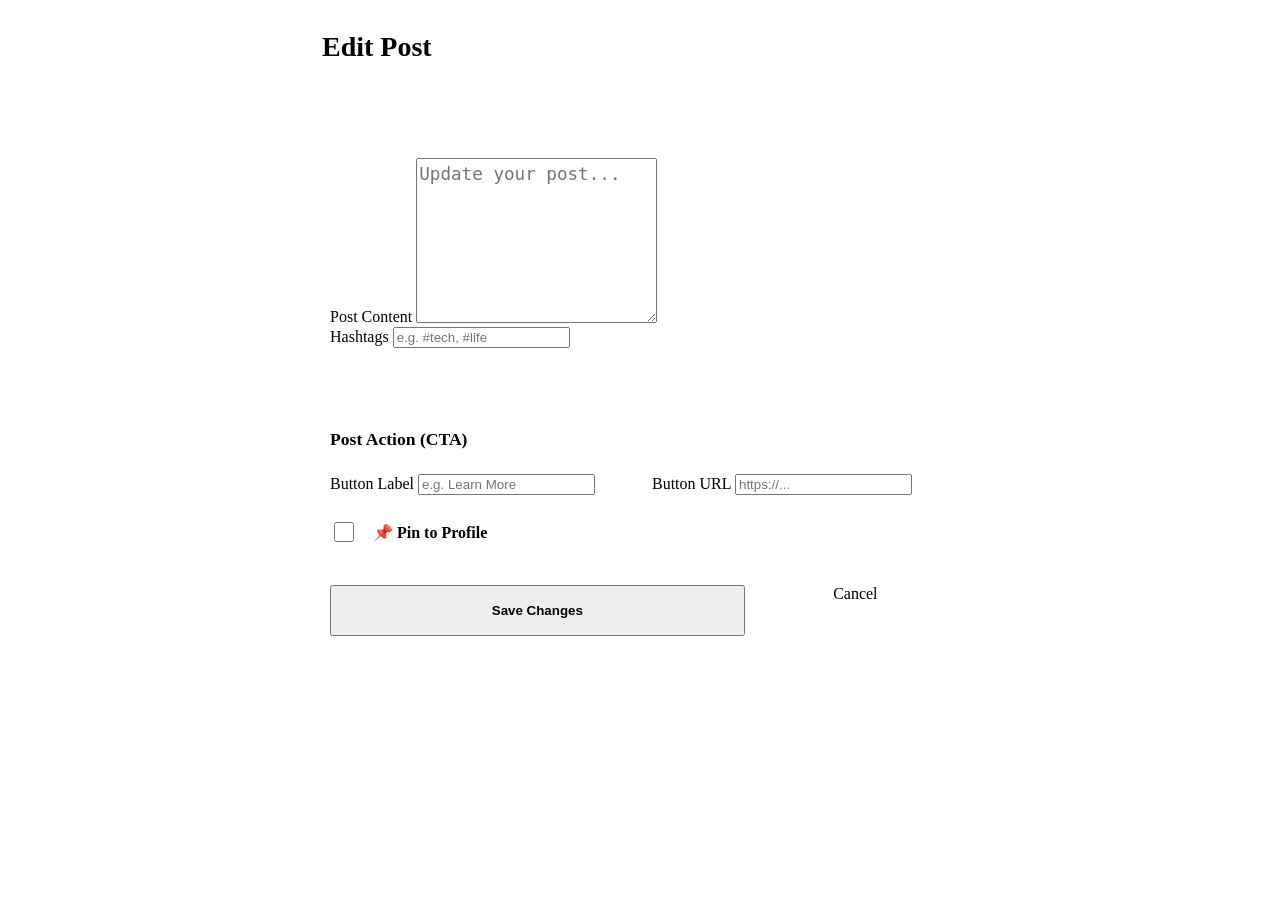
<file: P2_Revconnect/src/main/resources/templates/post-edit.html>
<!DOCTYPE html>
<html lang="en" xmlns:th="http://www.thymeleaf.org" th:replace="~{layout :: layout(layout_content=~{::section})}">

<head>
    <title>Edit Post — RevConnect</title>
</head>

<body>
    <section>
        <div class="container main-content" style="grid-template-columns: 1fr;">
            <div style="max-width: 700px; margin: 0 auto; width: 100%;">
                <div style="display: flex; align-items: center; gap: 1rem; margin-bottom: 2rem;">
                    <a th:href="@{'/posts/' + ${postId}}" class="btn btn-ghost btn-sm" style="padding: 0.5rem;">
                        <i data-lucide="arrow-left" style="width: 20px;"></i>
                    </a>
                    <h1 style="font-size: 1.75rem;">Edit Post</h1>
                </div>

                <div class="card" style="padding: 2.5rem;">
                    <form th:action="@{'/posts/' + ${postId} + '/edit'}" method="post" th:object="${postDTO}">
                        <input type="hidden" th:name="${_csrf.parameterName}" th:value="${_csrf.token}" />

                        <div class="form-group mb-6">
                            <label class="form-label" for="content">Post Content</label>
                            <textarea id="content" th:field="*{content}" class="form-control" rows="6" maxlength="500"
                                required placeholder="Update your post..."
                                style="font-size: 1.1rem; line-height: 1.5;"></textarea>
                        </div>

                        <div class="form-group mb-6">
                            <label class="form-label" for="hashtags">Hashtags</label>
                            <input type="text" id="hashtags" th:field="*{hashtags}" class="form-control"
                                placeholder="e.g. #tech, #life" />
                        </div>

                        <div style="margin-top: 2rem; padding-top: 2rem; border-top: 1px solid var(--border-color);">
                            <h3 style="margin-bottom: 1.5rem; font-size: 1.1rem; color: var(--text-secondary);">Post
                                Action (CTA)
                            </h3>

                            <div class="grid gap-4" style="display: grid; grid-template-columns: 1fr 1fr; gap: 1.5rem;">
                                <div class="form-group">
                                    <label class="form-label" for="ctaLabel">Button Label</label>
                                    <input type="text" id="ctaLabel" th:field="*{ctaLabel}" class="form-control"
                                        placeholder="e.g. Learn More" />
                                </div>
                                <div class="form-group">
                                    <label class="form-label" for="ctaUrl">Button URL</label>
                                    <input type="url" id="ctaUrl" th:field="*{ctaUrl}" class="form-control"
                                        placeholder="https://..." />
                                </div>
                            </div>
                        </div>

                        <div style="margin-top: 1.5rem; display: flex; align-items: center; gap: 1rem;">
                            <input type="checkbox" id="pinned" th:field="*{pinned}"
                                style="width: 20px; height: 20px; cursor: pointer;" />
                            <label for="pinned" style="font-weight: 600; cursor: pointer;">📌 Pin to Profile</label>
                        </div>

                        <div style="margin-top: 2.5rem; display: flex; gap: 1rem;">
                            <button type="submit" class="btn btn-primary"
                                style="flex: 2; padding: 1rem; font-weight: 700;">Save
                                Changes</button>
                            <a th:href="@{'/posts/' + ${postId}}" class="btn btn-ghost"
                                style="flex: 1; text-align: center; border: 1px solid var(--border-color);">Cancel</a>
                        </div>
                    </form>
                </div>
            </div>
        </div>
    </section>
</body>

</html>
</file>
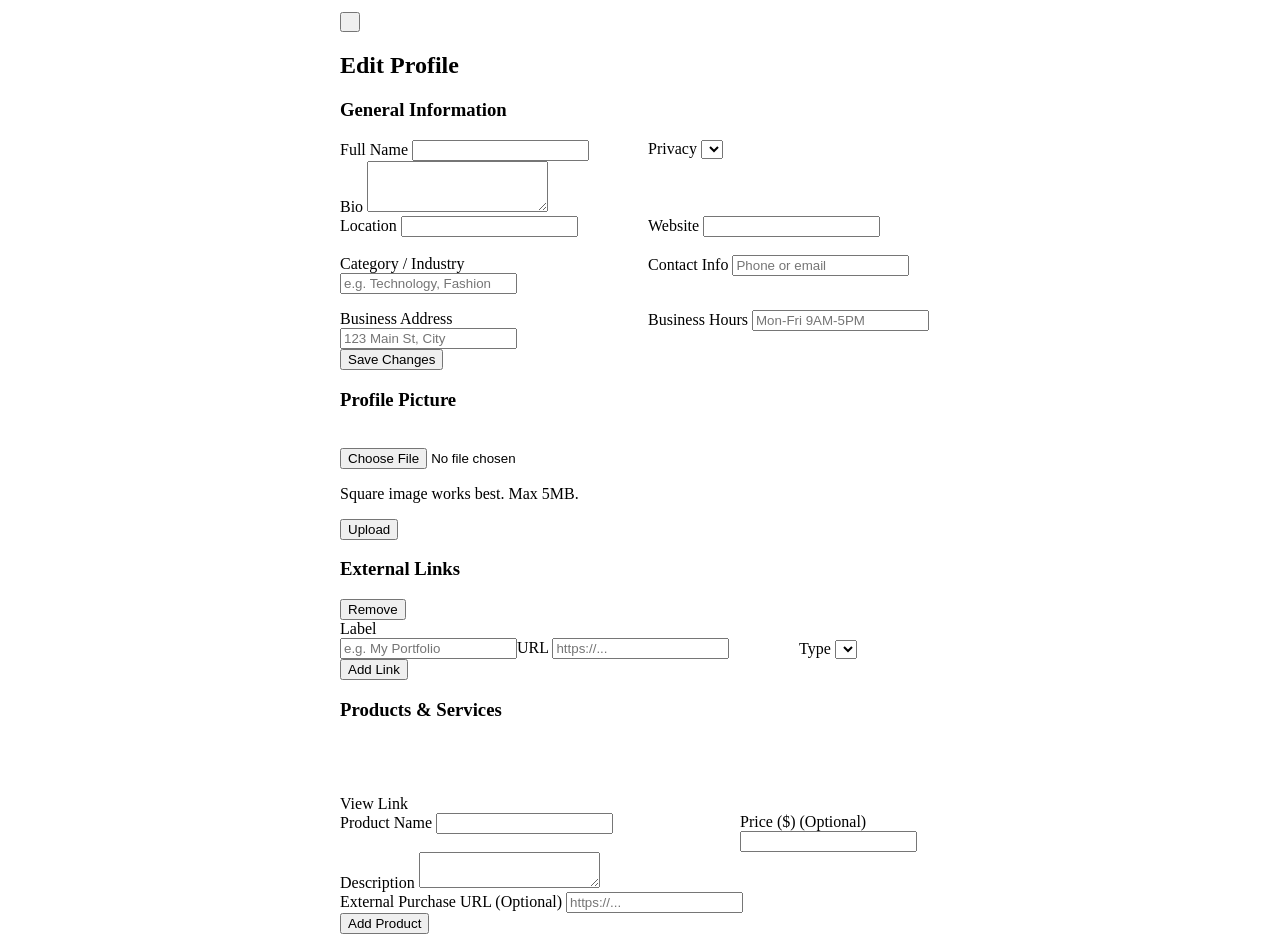
<file: P2_Revconnect/src/main/resources/templates/profile-edit.html>
<!DOCTYPE html>
<html lang="en" xmlns:th="http://www.thymeleaf.org" xmlns:sec="http://www.thymeleaf.org/extras/spring-security"
    th:replace="~{layout :: layout(layout_content=~{::section})}">

<head>
    <title>Edit Profile — RevConnect</title>
</head>

<body>
    <section>
        <div class="container main-content" style="grid-template-columns: 1fr;">
            <div style="max-width: 600px; margin: 0 auto; width: 100%;">
                <div class="flex items-center gap-4 mb-6">
                    <button onclick="history.back()" class="btn btn-ghost btn-sm" style="padding: 0.5rem;"
                        title="Go Back">
                        <i data-lucide="arrow-left" style="width: 20px;"></i>
                    </button>
                    <h1 style="font-size: 1.5rem;">Edit Profile</h1>
                </div>

                <div th:if="${successMessage}" class="alert alert-success mb-6">
                    <i data-lucide="check-circle" style="width: 20px;"></i>
                    <span th:text="${successMessage}"></span>
                </div>

                <!-- General Info Form -->
                <div class="card mb-6">
                    <h3 class="widget-title">General Information</h3>
                    <form th:action="@{/profile/edit}" method="post" th:object="${profileDTO}">
                        <!-- CSRF Token -->
                        <input type="hidden" th:name="${_csrf.parameterName}" th:value="${_csrf.token}" />

                        <div class="grid gap-4" style="display: grid; grid-template-columns: 1fr 1fr; gap: 1rem;">
                            <div class="form-group">
                                <label class="form-label">Full Name</label>
                                <input type="text" th:field="*{fullName}" class="form-control" />
                            </div>
                            <div class="form-group">
                                <label class="form-label">Privacy</label>
                                <select th:field="*{privacySetting}" class="form-control">
                                    <option th:each="p : ${privacyOptions}" th:value="${p}" th:text="${p}"></option>
                                </select>
                            </div>
                        </div>

                        <div class="form-group">
                            <label class="form-label">Bio</label>
                            <textarea th:field="*{bio}" class="form-control" rows="3"></textarea>
                        </div>

                        <div class="grid gap-4" style="display: grid; grid-template-columns: 1fr 1fr; gap: 1rem;">
                            <div class="form-group">
                                <label class="form-label">Location</label>
                                <input type="text" th:field="*{location}" class="form-control" />
                            </div>
                            <div class="form-group">
                                <label class="form-label">Website</label>
                                <input type="url" th:field="*{website}" class="form-control" />
                            </div>
                        </div>

                        <div th:if="${currentUser.role.name() != 'PERSONAL'}" class="mt-6 pt-6"
                            style="border-top: 1px solid var(--border-color);">
                            <h3 class="widget-title">
                                <span
                                    th:text="${currentUser.role.name() == 'BUSINESS' ? 'Business Settings' : 'Creator Settings'}"></span>
                            </h3>
                            <div class="grid gap-4" style="display: grid; grid-template-columns: 1fr 1fr; gap: 1rem;">
                                <div class="form-group">
                                    <label class="form-label">Category / Industry</label>
                                    <input type="text" th:field="*{category}" class="form-control"
                                        placeholder="e.g. Technology, Fashion" />
                                </div>
                                <div class="form-group">
                                    <label class="form-label">Contact Info</label>
                                    <input type="text" th:field="*{contactInfo}" class="form-control"
                                        placeholder="Phone or email" />
                                </div>
                            </div>
                            <div th:if="${currentUser.role.name() == 'BUSINESS'}" class="grid gap-4"
                                style="display: grid; grid-template-columns: 1fr 1fr; gap: 1rem; margin-top: 1rem;">
                                <div class="form-group">
                                    <label class="form-label">Business Address</label>
                                    <input type="text" th:field="*{businessAddress}" class="form-control"
                                        placeholder="123 Main St, City" />
                                </div>
                                <div class="form-group">
                                    <label class="form-label">Business Hours</label>
                                    <input type="text" th:field="*{businessHours}" class="form-control"
                                        placeholder="Mon-Fri 9AM-5PM" />
                                </div>
                            </div>
                        </div>

                        <button type="submit" class="btn btn-primary btn-full mt-4">Save Changes</button>
                    </form>
                </div>

                <!-- Profile Picture Upload Form -->
                <div class="card">
                    <h3 class="widget-title">Profile Picture</h3>
                    <form th:action="@{/profile/picture( ${_csrf.parameterName}=${_csrf.token} )}" method="post"
                        enctype="multipart/form-data">
                        <!-- CSRF Token -->
                        <input type="hidden" th:name="${_csrf.parameterName}" th:value="${_csrf.token}" />

                        <div class="flex items-center gap-4">
                            <div class="avatar avatar-lg" style="overflow: hidden;">
                                <img th:if="${currentUser.profilePicture != null && !currentUser.profilePicture.isEmpty()}"
                                    th:src="@{${currentUser.profilePicture}}"
                                    style="width: 100%; height: 100%; object-fit: cover;" alt="" />
                                <span
                                    th:if="${currentUser.profilePicture == null || currentUser.profilePicture.isEmpty()}"
                                    th:text="${currentUser.username.substring(0,1).toUpperCase()}"
                                    style="width: 100%; height: 100%; display: flex; align-items: center; justify-content: center; background: var(--primary-gradient); color: white;"></span>
                            </div>
                            <div style="flex: 1;">
                                <input type="file" name="file" accept="image/*" class="form-control mb-2" />
                                <p class="text-xs text-muted">Square image works best. Max 5MB.</p>
                            </div>
                            <button type="submit" class="btn btn-outline btn-sm">Upload</button>
                        </div>
                    </form>
                </div>

                <!-- External Links Management -->
                <div class="card mt-6">
                    <h3 class="widget-title">External Links</h3>

                    <!-- Existing Links -->
                    <div th:if="${userLinks != null and !userLinks.empty}"
                        class="mb-4 flex flex-direction-column gap-2">
                        <div th:each="link : ${userLinks}" class="flex items-center justify-between p-3"
                            style="border: 1px solid var(--border-color); border-radius: 6px;">
                            <div>
                                <div class="font-bold flex items-center gap-2">
                                    <span th:text="${link.label}"></span>
                                    <span class="badge text-xs" th:text="${link.linkType}"></span>
                                </div>
                                <a th:href="${link.url}" target="_blank" class="text-sm text-primary"
                                    th:text="${link.url}"></a>
                            </div>
                            <form th:action="@{'/profile/links/' + ${link.id} + '/delete'}" method="post">
                                <input type="hidden" th:name="${_csrf.parameterName}" th:value="${_csrf.token}" />
                                <button type="submit"
                                    class="btn btn-outline btn-sm text-danger border-danger">Remove</button>
                            </form>
                        </div>
                    </div>

                    <!-- Add New Link Form -->
                    <form th:action="@{/profile/links}" method="post" class="mt-4 pt-4"
                        style="border-top: 1px solid var(--border-light);">
                        <input type="hidden" th:name="${_csrf.parameterName}" th:value="${_csrf.token}" />
                        <div class="grid gap-4"
                            style="display: grid; grid-template-columns: 1fr 2fr 1fr; align-items: end;">
                            <div class="form-group">
                                <label class="form-label">Label</label>
                                <input type="text" name="label" class="form-control" placeholder="e.g. My Portfolio"
                                    required />
                            </div>
                            <div class="form-group">
                                <label class="form-label">URL</label>
                                <input type="url" name="url" class="form-control" placeholder="https://..." required />
                            </div>
                            <div class="form-group">
                                <label class="form-label">Type</label>
                                <select name="linkType" class="form-control">
                                    <option th:each="type : ${linkTypes}" th:value="${type}" th:text="${type}"></option>
                                </select>
                            </div>
                        </div>
                        <button type="submit" class="btn btn-primary btn-sm mt-3">Add Link</button>
                    </form>
                </div>

                <!-- Products & Services Management -->
                <div th:if="${currentUser.role.name() != 'PERSONAL'}" class="card mt-6">
                    <h3 class="widget-title">Products & Services</h3>

                    <!-- Existing Products -->
                    <div th:if="${products != null and !products.empty}" class="mb-4 grid gap-4"
                        style="display: grid; grid-template-columns: 1fr 1fr;">
                        <div th:each="product : ${products}" class="p-4"
                            style="border: 1px solid var(--border-color); border-radius: 8px;">
                            <div class="flex justify-between items-start mb-2">
                                <h4 class="font-bold text-primary" th:text="${product.name}"></h4>
                                <form th:action="@{'/profile/products/' + ${product.id} + '/delete'}" method="post">
                                    <input type="hidden" th:name="${_csrf.parameterName}" th:value="${_csrf.token}" />
                                    <button type="submit" class="text-danger" title="Remove Product"
                                        style="background: none; border: none; cursor: pointer;">
                                        <i data-lucide="trash-2" style="width: 16px;"></i>
                                    </button>
                                </form>
                            </div>
                            <p class="text-sm text-secondary mb-3" th:text="${product.description}"></p>
                            <div class="flex items-center gap-3">
                                <span th:if="${product.price != null}" class="font-bold text-sm"
                                    th:text="'$' + ${product.price}"></span>
                                <a th:if="${product.externalUrl != null and !product.externalUrl.isEmpty()}"
                                    th:href="${product.externalUrl}" target="_blank"
                                    class="text-primary text-xs flex items-center gap-1"><i data-lucide="external-link"
                                        style="width: 12px;"></i> View Link</a>
                            </div>
                        </div>
                    </div>

                    <!-- Add New Product Form -->
                    <form th:action="@{/profile/products}" method="post" class="mt-4 pt-4"
                        style="border-top: 1px solid var(--border-light);">
                        <input type="hidden" th:name="${_csrf.parameterName}" th:value="${_csrf.token}" />
                        <div class="grid gap-4 mb-3" style="display: grid; grid-template-columns: 2fr 1fr;">
                            <div class="form-group">
                                <label class="form-label">Product Name</label>
                                <input type="text" name="name" class="form-control" required />
                            </div>
                            <div class="form-group">
                                <label class="form-label">Price ($) (Optional)</label>
                                <input type="number" step="0.01" name="price" class="form-control" />
                            </div>
                        </div>
                        <div class="form-group mb-3">
                            <label class="form-label">Description</label>
                            <textarea name="description" class="form-control" rows="2" maxlength="500"></textarea>
                        </div>
                        <div class="form-group mb-3">
                            <label class="form-label">External Purchase URL (Optional)</label>
                            <input type="url" name="externalUrl" class="form-control" placeholder="https://..." />
                        </div>
                        <button type="submit" class="btn btn-primary btn-sm">Add Product</button>
                    </form>
                </div>
            </div>
        </div>
    </section>
</body>

</html>
</file>
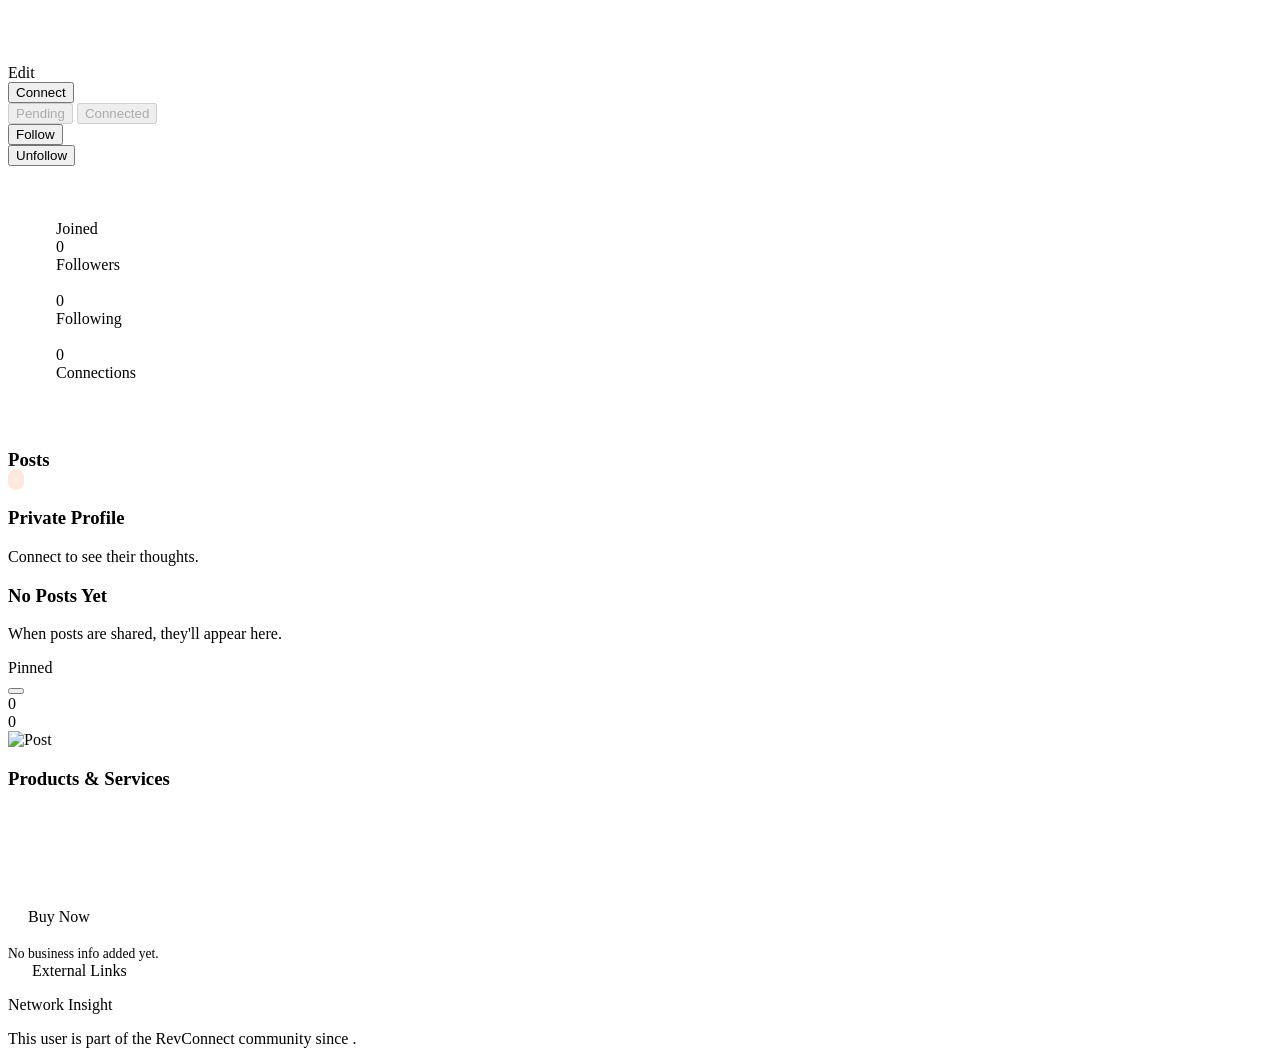
<file: P2_Revconnect/src/main/resources/templates/profile.html>
<!DOCTYPE html>
<html lang="en" xmlns:th="http://www.thymeleaf.org" xmlns:sec="http://www.thymeleaf.org/extras/spring-security"
    th:replace="~{layout :: layout(layout_content=~{::section})}">

<head>
    <title th:text="${profileUser.username + ' — RevConnect'}">Profile</title>
</head>

<body>
    <section>
        <div class="container main-content">
            <!-- Profile Column -->
            <div style="grid-column: 1 / 3;">
                <div style="margin-bottom: 1rem;">
                    <button onclick="history.back()" class="btn btn-ghost btn-sm"
                        style="padding: 0.5rem; background: var(--bg-surface); border: 1px solid var(--border-color); border-radius: var(--radius-md); box-shadow: var(--shadow-sm);"
                        title="Go Back">
                        <i data-lucide="arrow-left" style="width: 20px;"></i>
                    </button>
                </div>
                <div class="card card-flush mb-8">
                    <div class="profile-cover"></div>
                    <div class="profile-avatar-container">
                        <div class="avatar avatar-lg" style="overflow: hidden;">
                            <img th:if="${profileUser.profilePicture != null && !profileUser.profilePicture.isEmpty()}"
                                th:src="@{${profileUser.profilePicture}}"
                                style="width: 100%; height: 100%; object-fit: cover;" alt="" />
                            <span th:if="${profileUser.profilePicture == null || profileUser.profilePicture.isEmpty()}"
                                th:text="${profileUser.fullName != null ? profileUser.fullName.substring(0,1).toUpperCase() : profileUser.username.substring(0,1).toUpperCase()}"
                                style="width: 100%; height: 100%; display: flex; align-items: center; justify-content: center; background: var(--primary-gradient); color: white;"></span>
                        </div>

                        <div class="flex gap-4 mb-4">
                            <div th:if="${isOwnProfile}">
                                <a th:href="@{/profile/edit}" class="btn btn-outline btn-sm">
                                    <i data-lucide="edit-3" style="width: 16px;"></i>
                                    <span>Edit</span>
                                </a>
                            </div>
                            <div th:if="${!isOwnProfile}" class="flex gap-2">
                                <!-- Connect -->
                                <form th:if="${!isConnected and !hasPendingRequest}"
                                    th:action="@{'/connections/request/' + ${profileUser.id}}" method="post">
                                    <input type="hidden" th:name="${_csrf.parameterName}" th:value="${_csrf.token}" />
                                    <button type="submit" class="btn btn-primary btn-sm">Connect</button>
                                </form>
                                <button th:if="${hasPendingRequest and !isConnected}" class="btn btn-outline btn-sm"
                                    disabled>Pending</button>
                                <button th:if="${isConnected}" class="btn btn-outline btn-sm"
                                    disabled>Connected</button>

                                <!-- Follow / Unfollow -->
                                <form th:if="${!isFollowing}" th:action="@{'/follow/' + ${profileUser.id}}"
                                    method="post">
                                    <input type="hidden" th:name="${_csrf.parameterName}" th:value="${_csrf.token}" />
                                    <button type="submit" class="btn btn-outline btn-sm">Follow</button>
                                </form>
                                <form th:if="${isFollowing}" th:action="@{'/follow/' + ${profileUser.id} + '/unfollow'}"
                                    method="post">
                                    <input type="hidden" th:name="${_csrf.parameterName}" th:value="${_csrf.token}" />
                                    <button type="submit" class="btn btn-outline btn-sm">Unfollow</button>
                                </form>

                                <a th:href="@{'/messages/' + ${profileUser.id}}" class="btn btn-outline btn-sm">
                                    <i data-lucide="mail" style="width: 16px;"></i>
                                </a>
                            </div>
                        </div>
                    </div>

                    <div style="padding: 1.5rem 3rem 3rem;">
                        <h1 class="mb-2" style="font-size: 2.25rem;">
                            <span th:text="${profileUser.fullName ?: profileUser.username}"></span>
                            <span th:if="${profileUser.role.name() != 'PERSONAL'}" class="badge ml-2"
                                th:text="${profileUser.role}"></span>
                        </h1>
                        <p class="text-secondary text-lg mb-6" th:text="'@' + ${profileUser.username}"></p>

                        <p class="mb-8 post-content" th:if="${profileUser.bio}" th:text="${profileUser.bio}"></p>

                        <div class="flex gap-6 text-sm text-muted mb-8">
                            <div th:if="${profileUser.location}" class="flex items-center gap-2">
                                <i data-lucide="map-pin" class="icon-sky" style="width: 16px;"></i>
                                <span th:text="${profileUser.location}"></span>
                            </div>
                            <div th:if="${profileUser.website}" class="flex items-center gap-2">
                                <i data-lucide="link" class="icon-lavender" style="width: 16px;"></i>
                                <a th:href="${profileUser.website}" th:text="${profileUser.website}"
                                    class="hover:text-primary"></a>
                            </div>
                            <div class="flex items-center gap-2">
                                <i data-lucide="calendar" class="icon-mint" style="width: 16px;"></i>
                                <span>Joined <span
                                        th:text="${#temporals.format(profileUser.createdAt,'MMMM yyyy')}"></span></span>
                            </div>
                        </div>

                        <div class="flex gap-12 pt-8 justify-start px-2"
                            style="border-top: 1px solid var(--border-light);">
                            <a th:href="@{'/profile/' + ${profileUser.username} + '/followers'}"
                                class="stat-item-minimal" style="text-decoration: none;">
                                <div class="stat-value" th:text="${followerCount}">0</div>
                                <div class="stat-label">Followers</div>
                            </a>
                            <a th:href="@{'/profile/' + ${profileUser.username} + '/following'}"
                                class="stat-item-minimal" style="margin-left: 1rem; text-decoration: none;">
                                <div class="stat-value" th:text="${followingCount}">0</div>
                                <div class="stat-label">Following</div>
                            </a>
                            <a th:href="@{'/profile/' + ${profileUser.username} + '/network'}" class="stat-item-minimal"
                                style="margin-left: 1rem; text-decoration: none;">
                                <div class="stat-value" th:text="${connectionCount}">0</div>
                                <div class="stat-label">Connections</div>
                            </a>
                        </div>
                    </div>
                </div>

                <div class="flex items-center gap-3 mb-6">
                    <h3 class="widget-title" style="margin-bottom: 0;">Posts</h3>
                    <span th:if="${posts != null and !posts.empty}" class="text-xs font-bold"
                        style="background: rgba(242,101,34,0.15); color: var(--primary); padding: 2px 8px; border-radius: 12px;"
                        th:text="${posts.size()}"></span>
                </div>

                <div th:if="${!canViewPosts}" class="card text-center py-12">
                    <i data-lucide="lock" class="mx-auto mb-4 text-muted" style="width: 48px; height: 48px;"></i>
                    <h3 class="font-bold">Private Profile</h3>
                    <p class="text-secondary">Connect to see their thoughts.</p>
                </div>

                <div th:if="${canViewPosts}">
                    <div th:if="${posts == null or posts.empty}" class="card text-center py-12">
                        <i data-lucide="camera" class="mx-auto mb-4 text-muted" style="width: 48px; height: 48px;"></i>
                        <h3 class="font-bold">No Posts Yet</h3>
                        <p class="text-secondary">When posts are shared, they'll appear here.</p>
                    </div>

                    <div th:if="${posts != null and !posts.empty}" class="profile-posts-grid">
                        <a th:each="post : ${posts}" th:href="@{'/posts/' + ${post.id}}" class="profile-post-tile">

                            <!-- Pinned Badge -->
                            <span th:if="${post.pinned}" class="tile-pinned">
                                <i data-lucide="pin" style="width: 10px;"></i> Pinned
                            </span>

                            <!-- Delete Button (own profile) -->
                            <div th:if="${isOwnProfile}" class="tile-delete"
                                onclick="event.preventDefault(); event.stopPropagation();">
                                <form th:action="@{'/posts/' + ${post.id} + '/delete'}" method="post">
                                    <input type="hidden" th:name="${_csrf.parameterName}" th:value="${_csrf.token}" />
                                    <button type="submit" title="Delete post">
                                        <i data-lucide="trash-2" style="width: 16px;"></i>
                                    </button>
                                </form>
                            </div>

                            <!-- Hover Overlay with counts -->
                            <div class="tile-overlay">
                                <div class="tile-stat">
                                    <i data-lucide="heart"></i>
                                    <span th:text="${post.likes.size()}">0</span>
                                </div>
                                <div class="tile-stat">
                                    <i data-lucide="message-circle"></i>
                                    <span th:text="${post.comments.size()}">0</span>
                                </div>
                            </div>

                            <!-- Post Content: Image or Text -->
                            <img th:if="${post.imageUrl != null and !post.imageUrl.isEmpty()}"
                                th:src="@{${post.imageUrl}}" alt="Post" />
                            <div th:if="${post.imageUrl == null or post.imageUrl.isEmpty()}" class="tile-text">
                                <p th:text="${post.content}"></p>
                            </div>
                        </a>
                    </div>
                </div>

                <!-- Products/Services Section -->
                <div th:if="${products != null and !products.empty}" class="mt-8 mb-8 pt-8"
                    style="border-top: 1px solid var(--border-color);">
                    <h3 class="widget-title mb-4">Products & Services</h3>
                    <div class="grid"
                        style="display: grid; grid-template-columns: repeat(auto-fill, minmax(240px, 1fr)); gap: 1rem;">
                        <div th:each="product : ${products}" class="card"
                            style="padding: 1.25rem; border: 1px solid var(--border-color); display: flex; flex-direction: column;">
                            <h4 class="font-bold mb-2 text-primary" th:text="${product.name}"
                                style="font-size: 1.1rem;"></h4>
                            <p class="text-sm text-secondary mb-4 flex-1" th:text="${product.description}"></p>
                            <div class="flex items-center justify-between mt-auto pt-4"
                                style="border-top: 1px solid var(--border-light);">
                                <span th:if="${product.price != null}" class="font-bold text-lg"
                                    th:text="'$' + ${product.price}"></span>
                                <span th:if="${product.price == null}"></span>
                                <a th:if="${product.externalUrl != null and !product.externalUrl.isEmpty()}"
                                    th:href="${product.externalUrl}" target="_blank" rel="noopener"
                                    class="btn btn-primary btn-sm">Buy Now</a>
                            </div>
                        </div>
                    </div>
                </div>
            </div>

            <!-- Right Column -->
            <aside class="sidebar-right">
                <!-- Business/Creator Info Card -->
                <div th:if="${profileUser.role.name() != 'PERSONAL'}" class="card mb-6">
                    <div class="widget-title" style="display: flex; align-items: center; gap: 0.5rem;">
                        <i data-lucide="briefcase" class="icon-lavender" style="width: 16px;"></i>
                        <span
                            th:text="${profileUser.role.name() == 'BUSINESS' ? 'Business Info' : 'Creator Info'}"></span>
                    </div>
                    <div class="flex gap-3" style="flex-direction: column; font-size: 0.85rem;">
                        <div th:if="${profileUser.category}" class="flex items-center gap-2">
                            <i data-lucide="tag" class="icon-sky" style="width: 14px; flex-shrink: 0;"></i>
                            <span th:text="${profileUser.category}"></span>
                        </div>
                        <div th:if="${profileUser.contactInfo}" class="flex items-center gap-2">
                            <i data-lucide="phone" class="icon-mint" style="width: 14px; flex-shrink: 0;"></i>
                            <span th:text="${profileUser.contactInfo}"></span>
                        </div>
                        <div th:if="${profileUser.website}" class="flex items-center gap-2">
                            <i data-lucide="globe" class="icon-sky" style="width: 14px; flex-shrink: 0;"></i>
                            <a th:href="${profileUser.website}" th:text="${profileUser.website}" target="_blank"
                                rel="noopener" style="color: var(--primary); word-break: break-all;"></a>
                        </div>
                        <div th:if="${profileUser.businessAddress != null and profileUser.role.name() == 'BUSINESS'}"
                            class="flex items-center gap-2">
                            <i data-lucide="map-pin" class="icon-peach" style="width: 14px; flex-shrink: 0;"></i>
                            <span th:text="${profileUser.businessAddress}"></span>
                        </div>
                        <div th:if="${profileUser.businessHours != null and profileUser.role.name() == 'BUSINESS'}"
                            class="flex items-center gap-2">
                            <i data-lucide="clock" class="icon-lavender" style="width: 14px; flex-shrink: 0;"></i>
                            <span th:text="${profileUser.businessHours}"></span>
                        </div>
                        <div th:if="${profileUser.category == null && profileUser.contactInfo == null && profileUser.businessAddress == null}"
                            class="text-muted text-xs">
                            No business info added yet.
                        </div>
                    </div>
                </div>

                <!-- External Links Card -->
                <div th:if="${userLinks != null and !userLinks.empty}" class="card mb-6">
                    <div class="widget-title" style="display: flex; align-items: center; gap: 0.5rem;">
                        <i data-lucide="link" class="icon-sky" style="width: 16px;"></i>
                        <span>External Links</span>
                    </div>
                    <div class="flex gap-3" style="flex-direction: column; font-size: 0.85rem;">
                        <a th:each="link : ${userLinks}" th:href="${link.url}" target="_blank" rel="noopener"
                            class="flex items-center gap-3"
                            style="color: var(--text-main); text-decoration: none; padding: 10px; border-radius: 6px; border: 1px solid var(--border-color); background: var(--bg-body); transition: transform 0.2s, box-shadow 0.2s;">
                            <i data-lucide="external-link" class="text-primary"
                                style="width: 16px; flex-shrink: 0;"></i>
                            <span th:text="${link.label}" class="font-bold"></span>
                            <span class="badge ml-auto" th:text="${link.linkType}"
                                style="font-size: 0.65rem; padding: 2px 6px;"></span>
                        </a>
                    </div>
                </div>

                <!-- Network Insight Card -->
                <div class="card mb-6">
                    <div class="widget-title">Network Insight</div>
                    <p class="text-xs text-secondary leading-relaxed">
                        This user is part of the RevConnect community since
                        <span th:text="${#temporals.format(profileUser.createdAt,'yyyy')}"></span>.
                    </p>
            </aside>
        </div>
    </section>
</body>

</html>
</file>
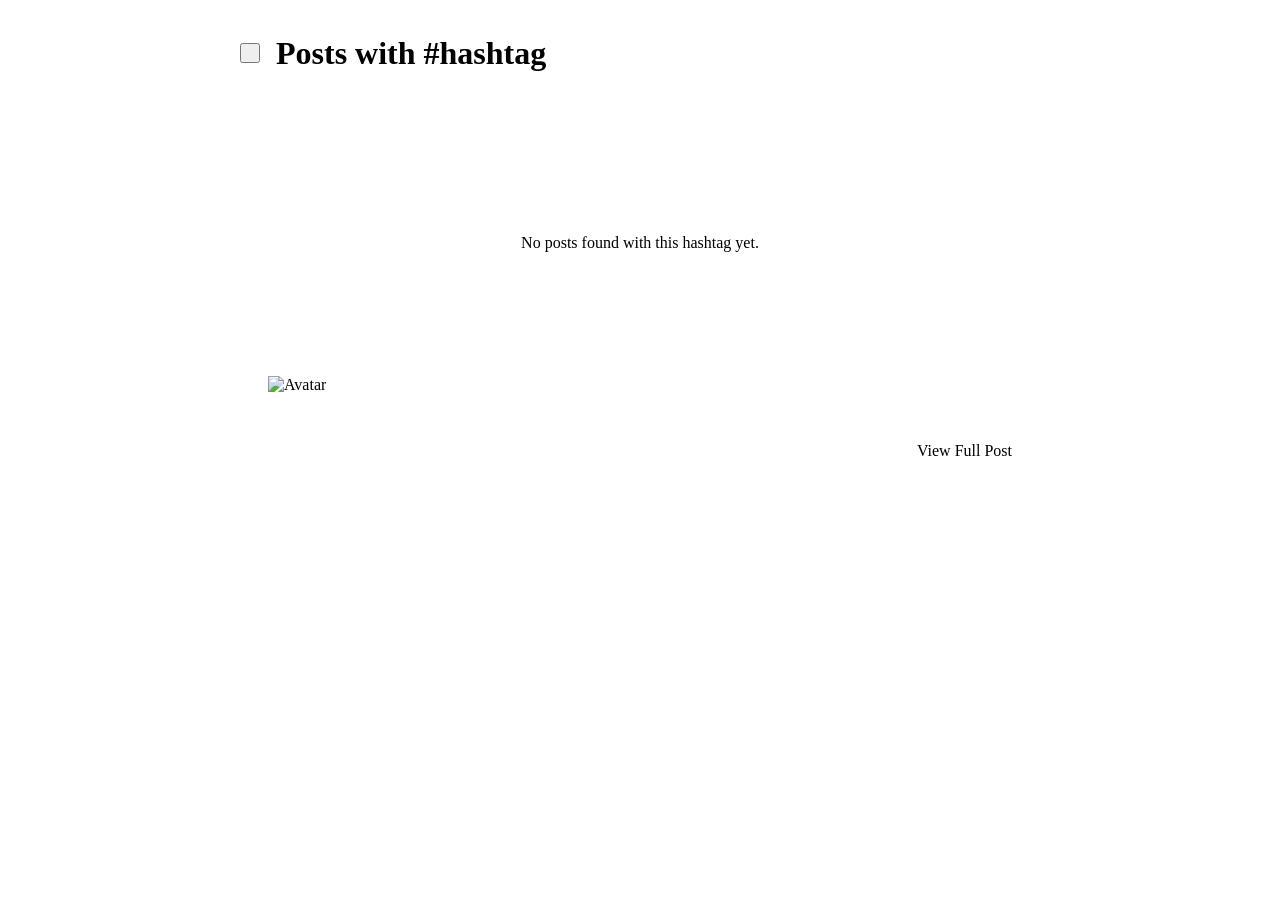
<file: P2_Revconnect/src/main/resources/templates/search-hashtag.html>
<!DOCTYPE html>
<html lang="en" xmlns:th="http://www.thymeleaf.org" th:replace="~{layout :: layout(layout_content=~{::section})}">

<head>
    <title th:text="'#' + ${hashtag} + ' — RevConnect'">Hashtag Search</title>
</head>

<body>
    <section>
        <div class="container main-content" style="grid-template-columns: 1fr;">
            <div style="max-width: 800px; margin: 0 auto; width: 100%;">
                <div style="display: flex; align-items: center; gap: 1rem; margin-bottom: 2.5rem;">
                    <button onclick="history.back()" class="btn btn-ghost btn-sm" style="padding: 0.5rem;"
                        title="Go Back">
                        <i data-lucide="arrow-left" style="width: 20px;"></i>
                    </button>
                    <h1 style="font-size: 2rem;">Posts with <span style="color: var(--primary);"
                            th:text="'#' + ${hashtag}">#hashtag</span></h1>
                </div>

                <div th:if="${posts == null or posts.empty}" class="card" style="text-align: center; padding: 5rem;">
                    <i data-lucide="hash"
                        style="width: 56px; height: 56px; margin: 0 auto 1.5rem; color: var(--text-muted);"></i>
                    <p class="text-secondary text-lg">No posts found with this hashtag yet.</p>
                </div>

                <div th:each="post : ${posts}" class="card mb-6" style="padding: 1.75rem;">
                    <div class="flex items-center gap-4 mb-5">
                        <div class="avatar avatar-md" style="overflow: hidden;">
                            <img th:if="${post.author.profilePicture != null and !post.author.profilePicture.isEmpty()}"
                                th:src="@{${post.author.profilePicture}}"
                                style="width: 100%; height: 100%; object-fit: cover;" alt="Avatar" />
                            <span th:if="${post.author.profilePicture == null or post.author.profilePicture.isEmpty()}"
                                th:text="${post.author.username.substring(0,1).toUpperCase()}"
                                style="width: 100%; height: 100%; display: flex; align-items: center; justify-content: center; background: var(--primary-gradient); color: white;"></span>
                        </div>
                        <div style="flex: 1;">
                            <a th:href="@{'/profile/' + ${post.author.username}}"
                                class="font-bold text-lg hover-text-primary"
                                th:text="${post.author.fullName ?: post.author.username}"></a>
                            <div class="text-xs text-secondary mt-1"
                                th:text="${#temporals.format(post.createdAt,'dd MMM yyyy')}"></div>
                        </div>
                        <div th:if="${post.postType.name() != 'TEXT'}" class="badge" th:text="${post.postType}"></div>
                    </div>

                    <div style="font-size: 1.125rem; line-height: 1.6; margin-bottom: 1.5rem; white-space: pre-wrap;"
                        th:text="${post.content}"></div>

                    <!-- Hashtag tags — clickable -->
                    <div style="display: flex; gap: 0.75rem; margin-bottom: 1.5rem; flex-wrap: wrap;"
                        th:if="${post.hashtags != null and !#strings.isEmpty(post.hashtags)}">
                        <a th:each="tag : ${#strings.arraySplit(post.hashtags,',')}"
                            th:href="@{/posts/search(hashtag=${#strings.trim(tag).replace('#','')})}"
                            class="text-sm font-bold icon-sky" style="text-decoration: none;"
                            th:text="${#strings.trim(tag).startsWith('#') ? #strings.trim(tag) : '#' + #strings.trim(tag)}"></a>
                    </div>

                    <div style="display: flex; justify-content: flex-end;">
                        <a th:href="@{'/posts/' + ${post.id}}" class="btn btn-outline btn-sm">View Full Post</a>
                    </div>
                </div>
            </div>
        </div>
    </section>
</body>

</html>
</file>
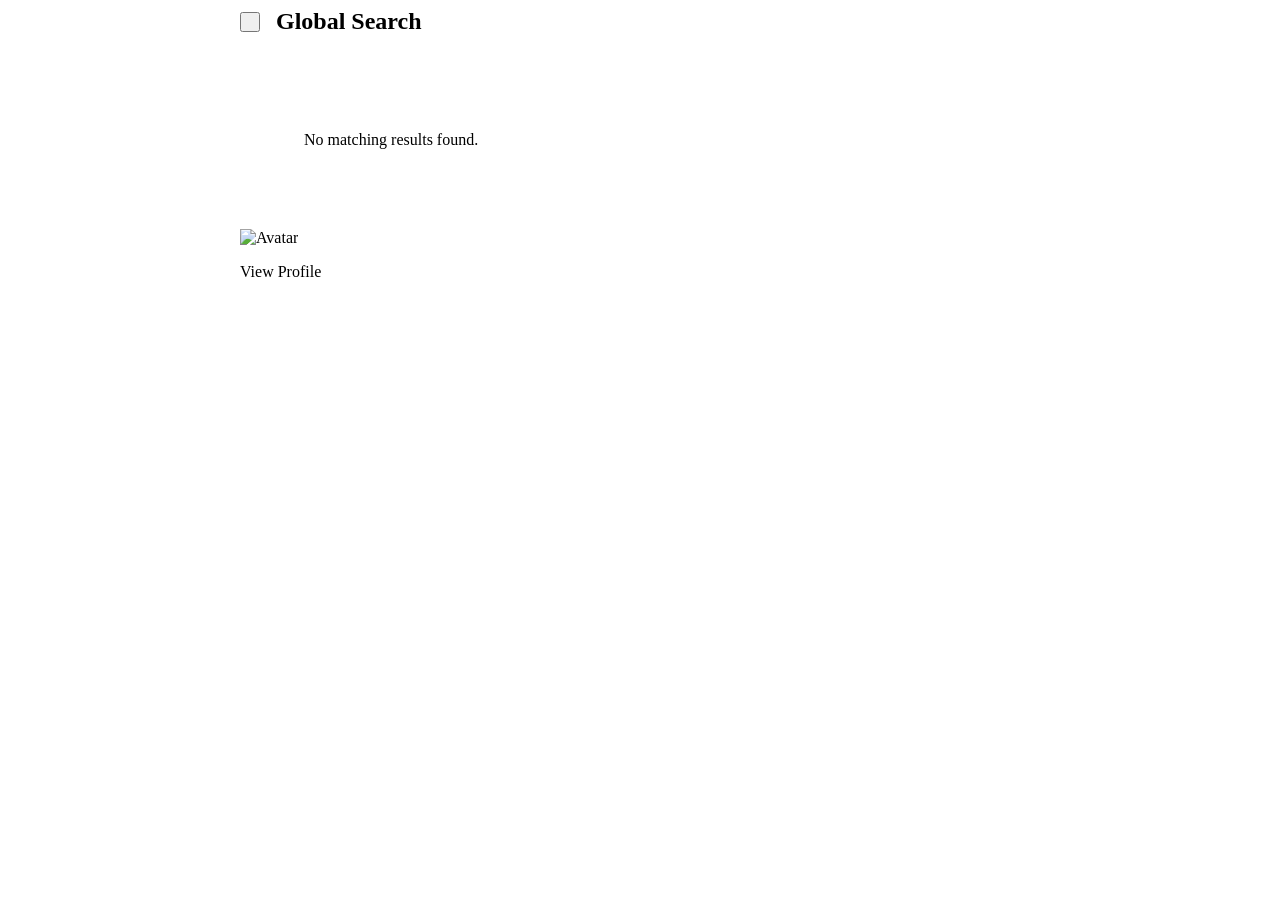
<file: P2_Revconnect/src/main/resources/templates/search-users.html>
<!DOCTYPE html>
<html lang="en" xmlns:th="http://www.thymeleaf.org" xmlns:sec="http://www.thymeleaf.org/extras/spring-security"
    th:replace="~{layout :: layout(layout_content=~{::section})}">

<head>
    <title>Search Results — RevConnect</title>
</head>

<body>
    <section>
        <div class="container main-content" style="grid-template-columns: 1fr;">
            <div style="max-width: 800px; margin: 0 auto; width: 100%;">
                <div class="mb-6">
                    <div style="display: flex; align-items: center; gap: 1rem;">
                        <button onclick="history.back()" class="btn btn-ghost btn-sm" style="padding: 0.5rem;"
                            title="Go Back">
                            <i data-lucide="arrow-left" style="width: 20px;"></i>
                        </button>
                        <h1 style="font-size: 1.5rem; margin: 0;">Global Search</h1>
                    </div>
                    <p class="text-secondary text-sm" th:text="'Results for: ' + ${query}"></p>
                </div>

                <div th:if="${results.empty}" class="card text-center" style="padding: 4rem;">
                    <i data-lucide="search-x"
                        style="width: 48px; height: 48px; margin: 0 auto 1rem; color: var(--text-muted);"></i>
                    <p class="text-secondary">No matching results found.</p>
                </div>

                <div th:each="user : ${results}" class="card mb-2 flex items-center gap-4">
                    <div class="avatar" style="overflow: hidden;">
                        <img th:if="${user.profilePicture != null}" th:src="${user.profilePicture}"
                            style="width: 100%; height: 100%; object-fit: cover;" alt="Avatar" />
                        <span th:if="${user.profilePicture == null}"
                            th:text="${user.username.substring(0,1).toUpperCase()}"
                            style="width: 100%; height: 100%; display: flex; align-items: center; justify-content: center; background: var(--primary-gradient); color: white;"></span>
                    </div>
                    <div style="flex: 1;">
                        <a th:href="@{'/profile/' + ${user.username}}" class="font-bold hover:text-primary"
                            th:text="${user.fullName ?: user.username}"></a>
                        <div class="text-xs text-secondary" th:text="'@' + ${user.username}"></div>
                        <p class="text-xs text-muted mt-2" th:if="${user.bio}"
                            th:text="${user.bio.length() > 100 ? user.bio.substring(0,100) + '...' : user.bio}"></p>
                    </div>
                    <div class="flex flex-direction-column gap-2 items-end">
                        <span th:if="${user.role.name() != 'PERSONAL'}" class="badge mb-2"
                            th:text="${user.role}"></span>
                        <a th:href="@{'/profile/' + ${user.username}}" class="btn btn-outline btn-sm">View Profile</a>
                    </div>
                </div>
            </div>
        </div>
    </section>
</body>

</html>
</file>
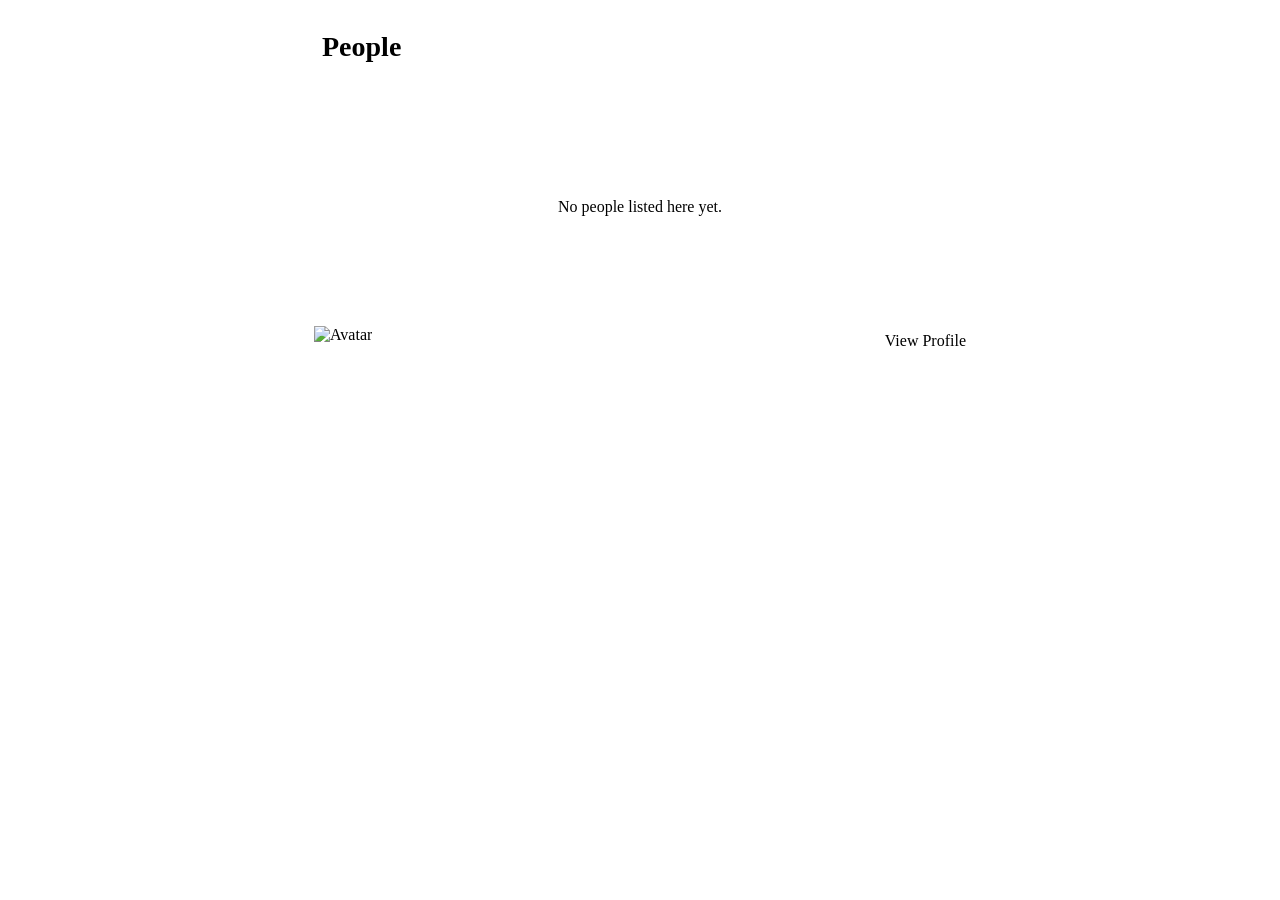
<file: P2_Revconnect/src/main/resources/templates/user-list.html>
<!DOCTYPE html>
<html lang="en" xmlns:th="http://www.thymeleaf.org" th:replace="~{layout :: layout(layout_content=~{::section})}">

<head>
    <title th:text="${title ?: 'People — RevConnect'}">People</title>
</head>

<body>
    <section>
        <div class="container main-content" style="grid-template-columns: 1fr;">
            <div style="max-width: 700px; margin: 0 auto; width: 100%;">
                <div style="display: flex; align-items: center; gap: 1rem; margin-bottom: 2rem;">
                    <a href="javascript:history.back()" class="btn btn-ghost btn-sm" style="padding: 0.5rem;">
                        <i data-lucide="arrow-left" style="width: 20px;"></i>
                    </a>
                    <h1 style="font-size: 1.75rem;" th:text="${title ?: 'People'}">People</h1>
                </div>

                <div th:if="${users.empty}" class="card" style="text-align: center; padding: 4rem;">
                    <i data-lucide="users"
                        style="width: 48px; height: 48px; margin: 0 auto 1rem; color: var(--text-muted);"></i>
                    <p class="text-secondary">No people listed here yet.</p>
                </div>

                <div th:each="user : ${users}" class="card mb-4" style="padding: 1.5rem;">
                    <div style="display: flex; align-items: center; gap: 1.5rem;">
                        <div class="avatar avatar-lg" style="overflow: hidden;">
                            <img th:if="${user.profilePicture != null and !user.profilePicture.isEmpty()}"
                                th:src="@{${user.profilePicture}}" style="width: 100%; height: 100%; object-fit: cover;"
                                alt="Avatar" />
                            <span th:if="${user.profilePicture == null or user.profilePicture.isEmpty()}"
                                th:text="${user.username.substring(0,1).toUpperCase()}"
                                style="width: 100%; height: 100%; display: flex; align-items: center; justify-content: center; background: var(--primary-gradient); color: white;"></span>
                        </div>
                        <div style="flex: 1;">
                            <a th:href="@{'/profile/' + ${user.username}}"
                                style="font-weight: 700; font-size: 1.25rem; display: block; color: var(--text-main);"
                                th:text="${user.fullName ?: user.username}"></a>
                            <div style="color: var(--text-secondary); font-size: 0.9rem;"
                                th:text="'@' + ${user.username}"></div>
                            <div style="font-size: 0.95rem; margin-top: 0.75rem; color: var(--text-secondary);"
                                th:if="${user.bio}"
                                th:text="${user.bio.length() > 100 ? user.bio.substring(0,100) + '...' : user.bio}">
                            </div>
                        </div>
                        <div style="display: flex; flex-direction: column; gap: 0.75rem; align-items: flex-end;">
                            <span th:if="${user.role.name() != 'PERSONAL'}" class="badge" th:text="${user.role}"></span>
                            <a th:href="@{'/profile/' + ${user.username}}" class="btn btn-outline btn-sm">View
                                Profile</a>
                        </div>
                    </div>
                </div>
            </div>
        </div>
    </section>
</body>

</html>
</file>
